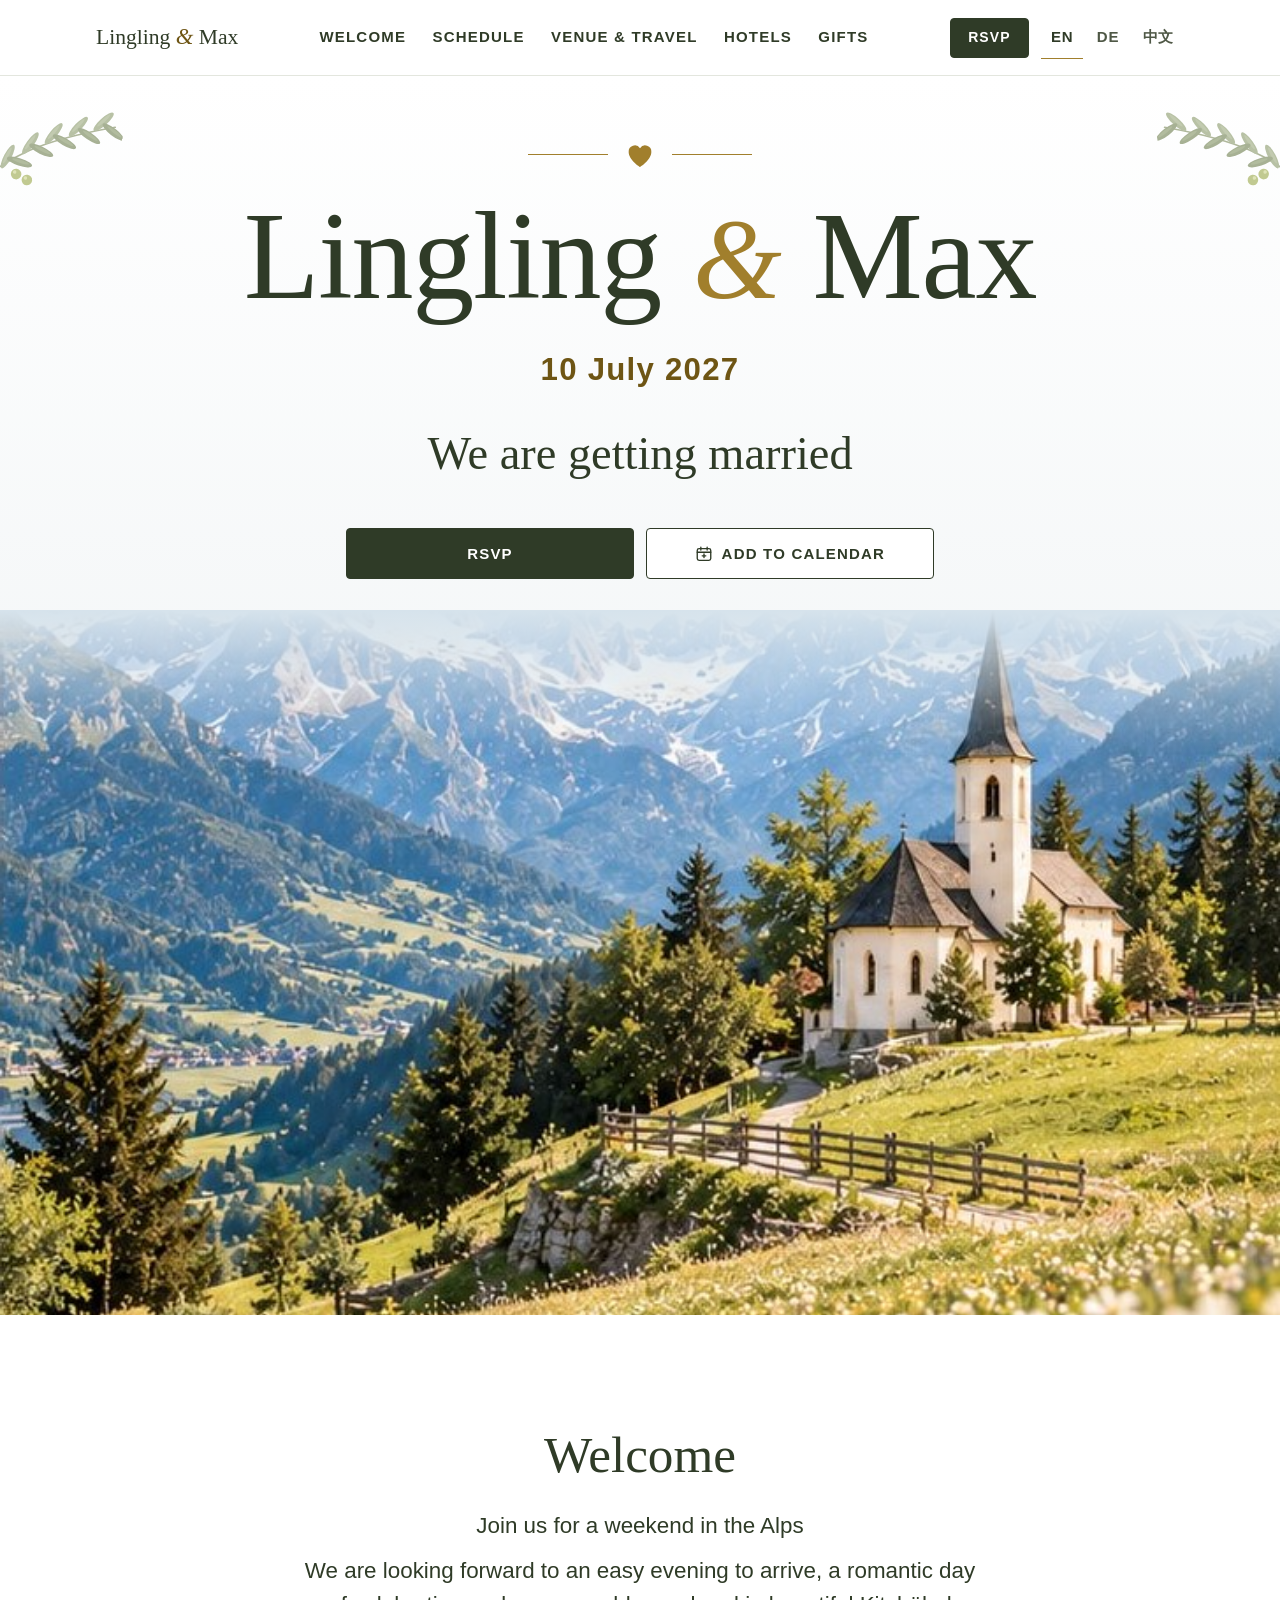
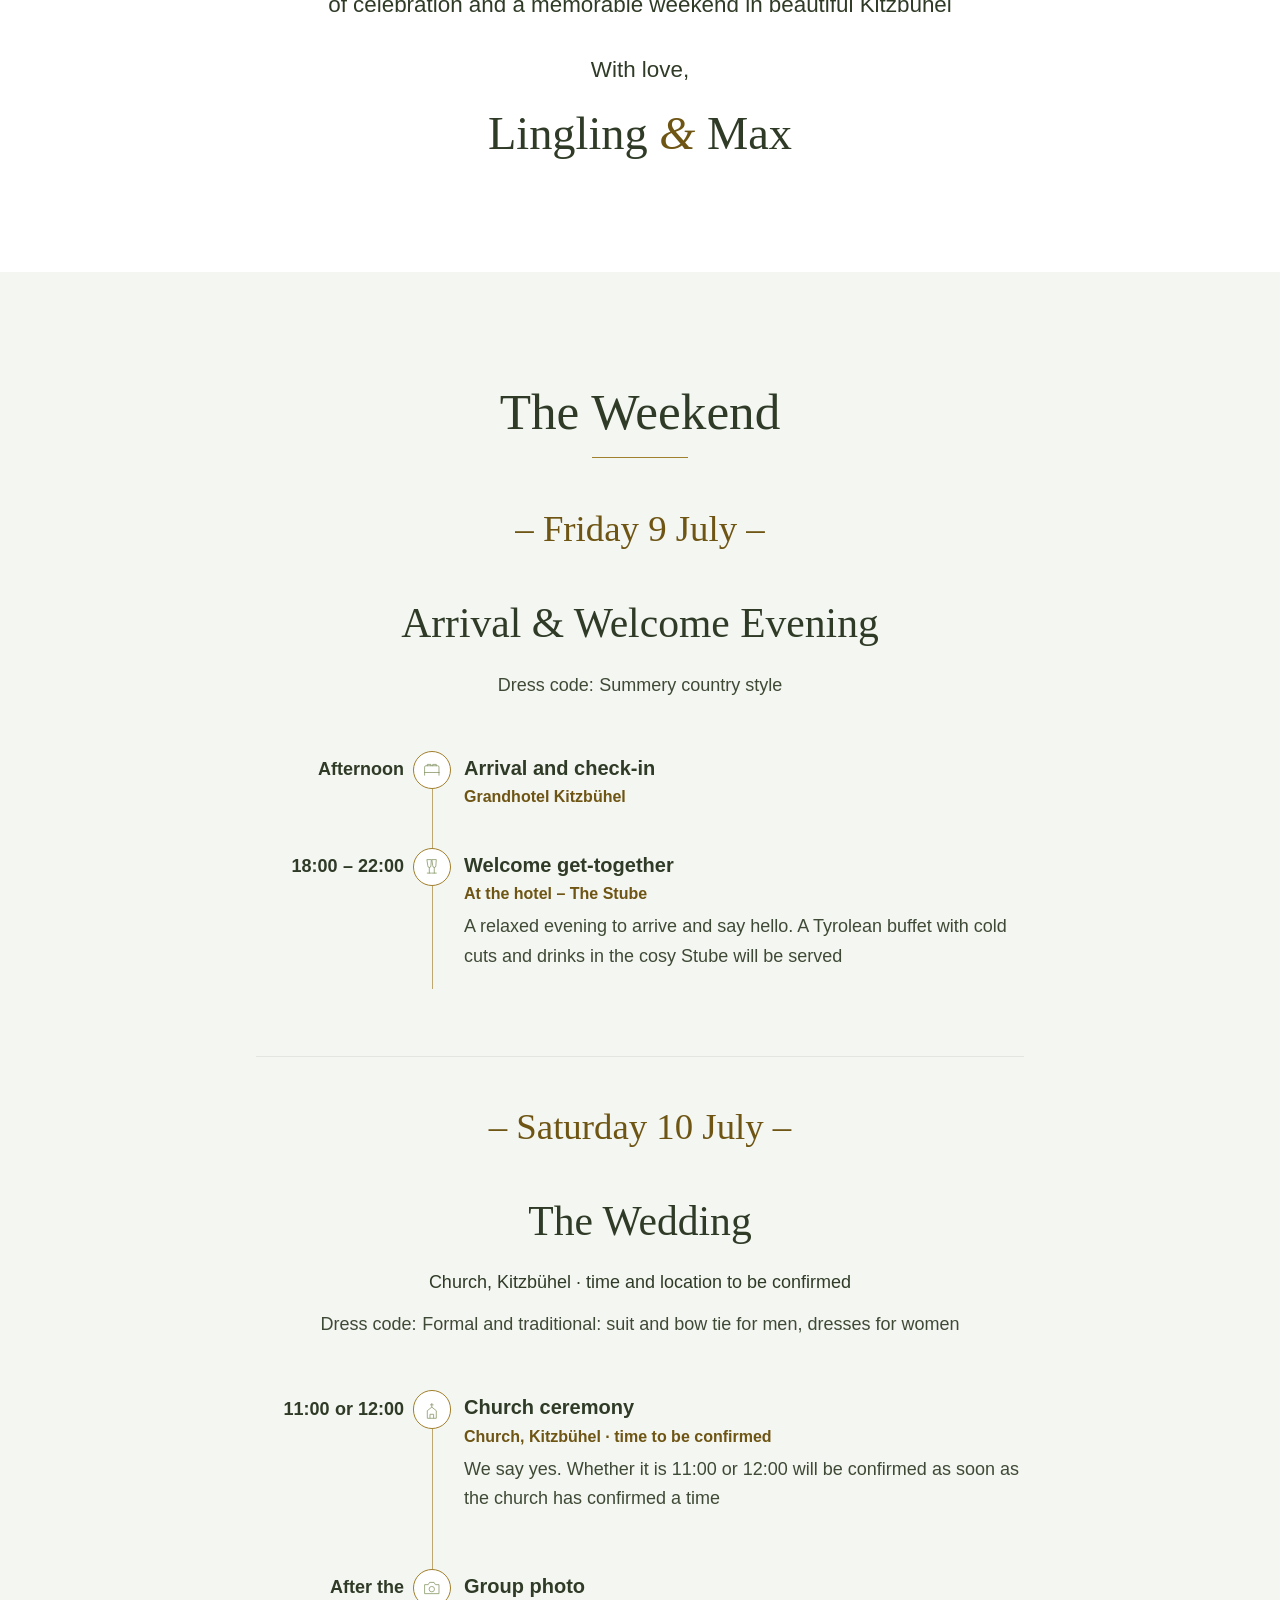
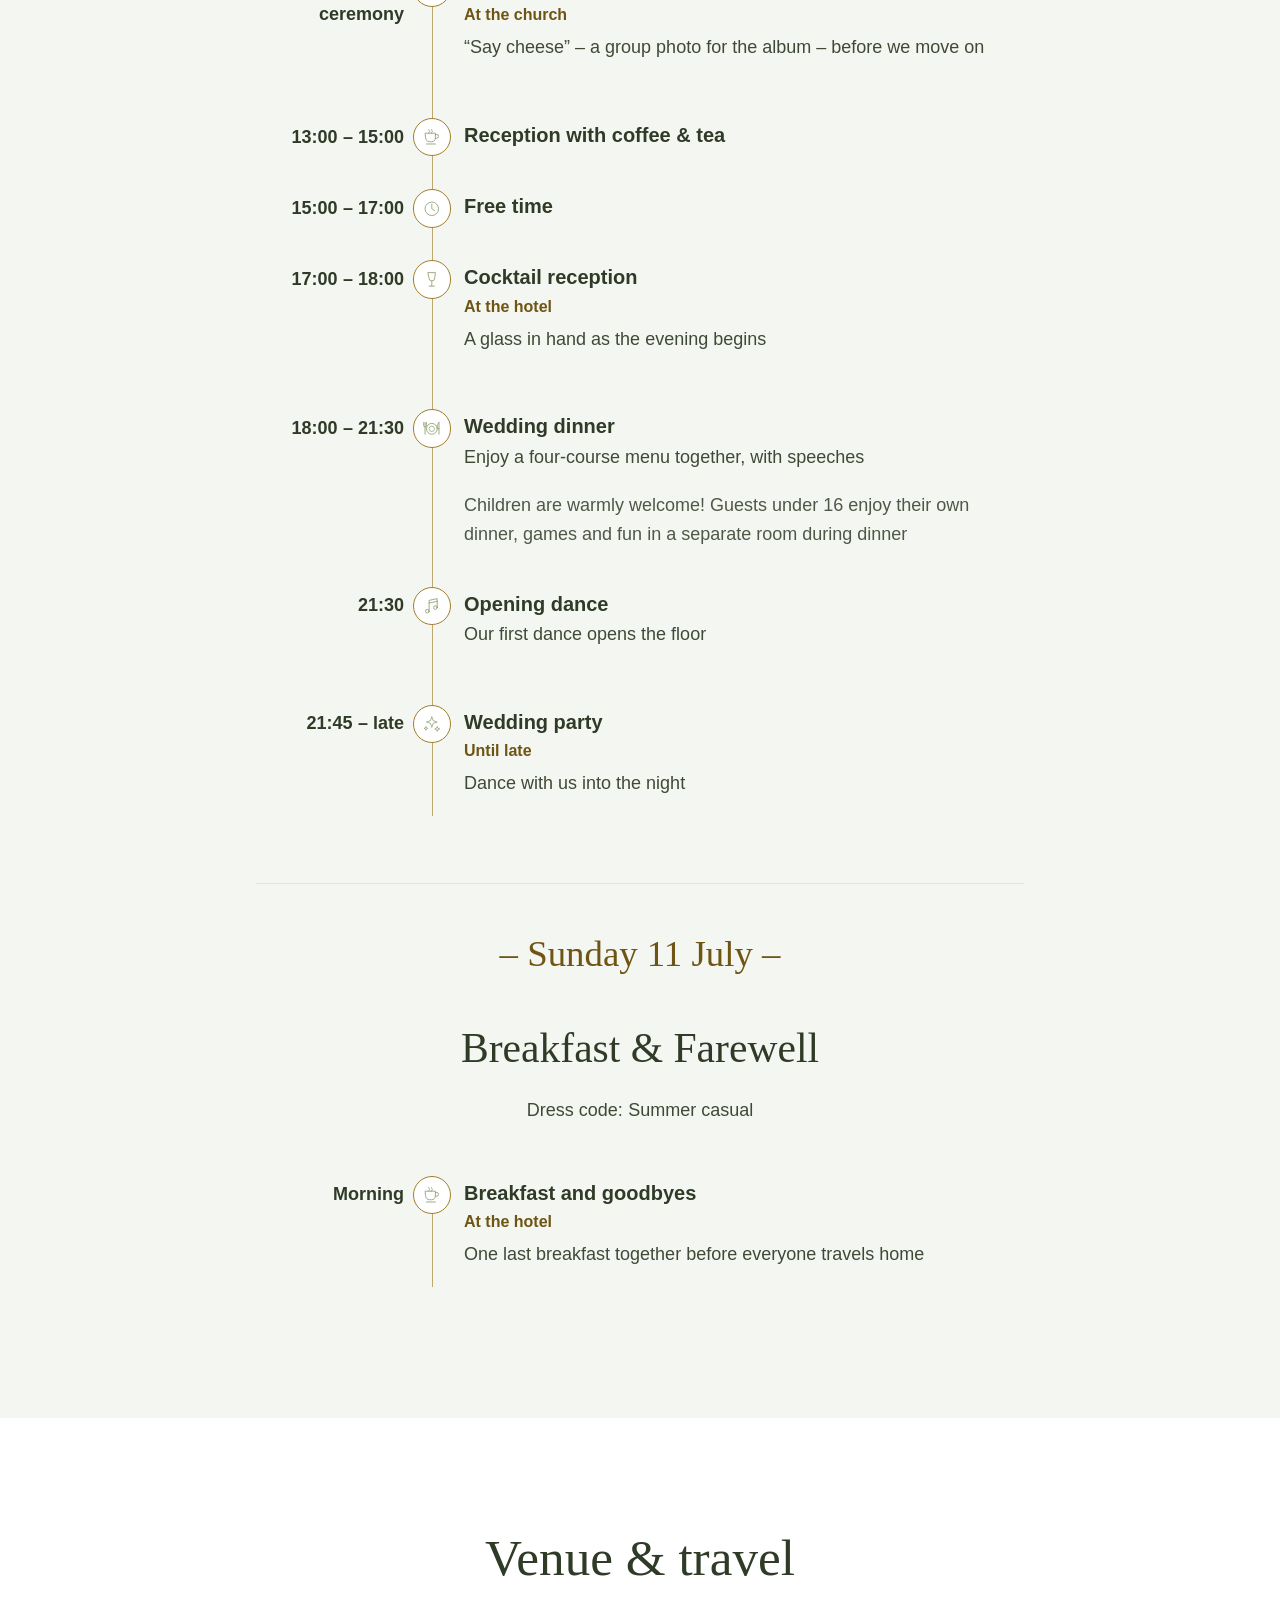
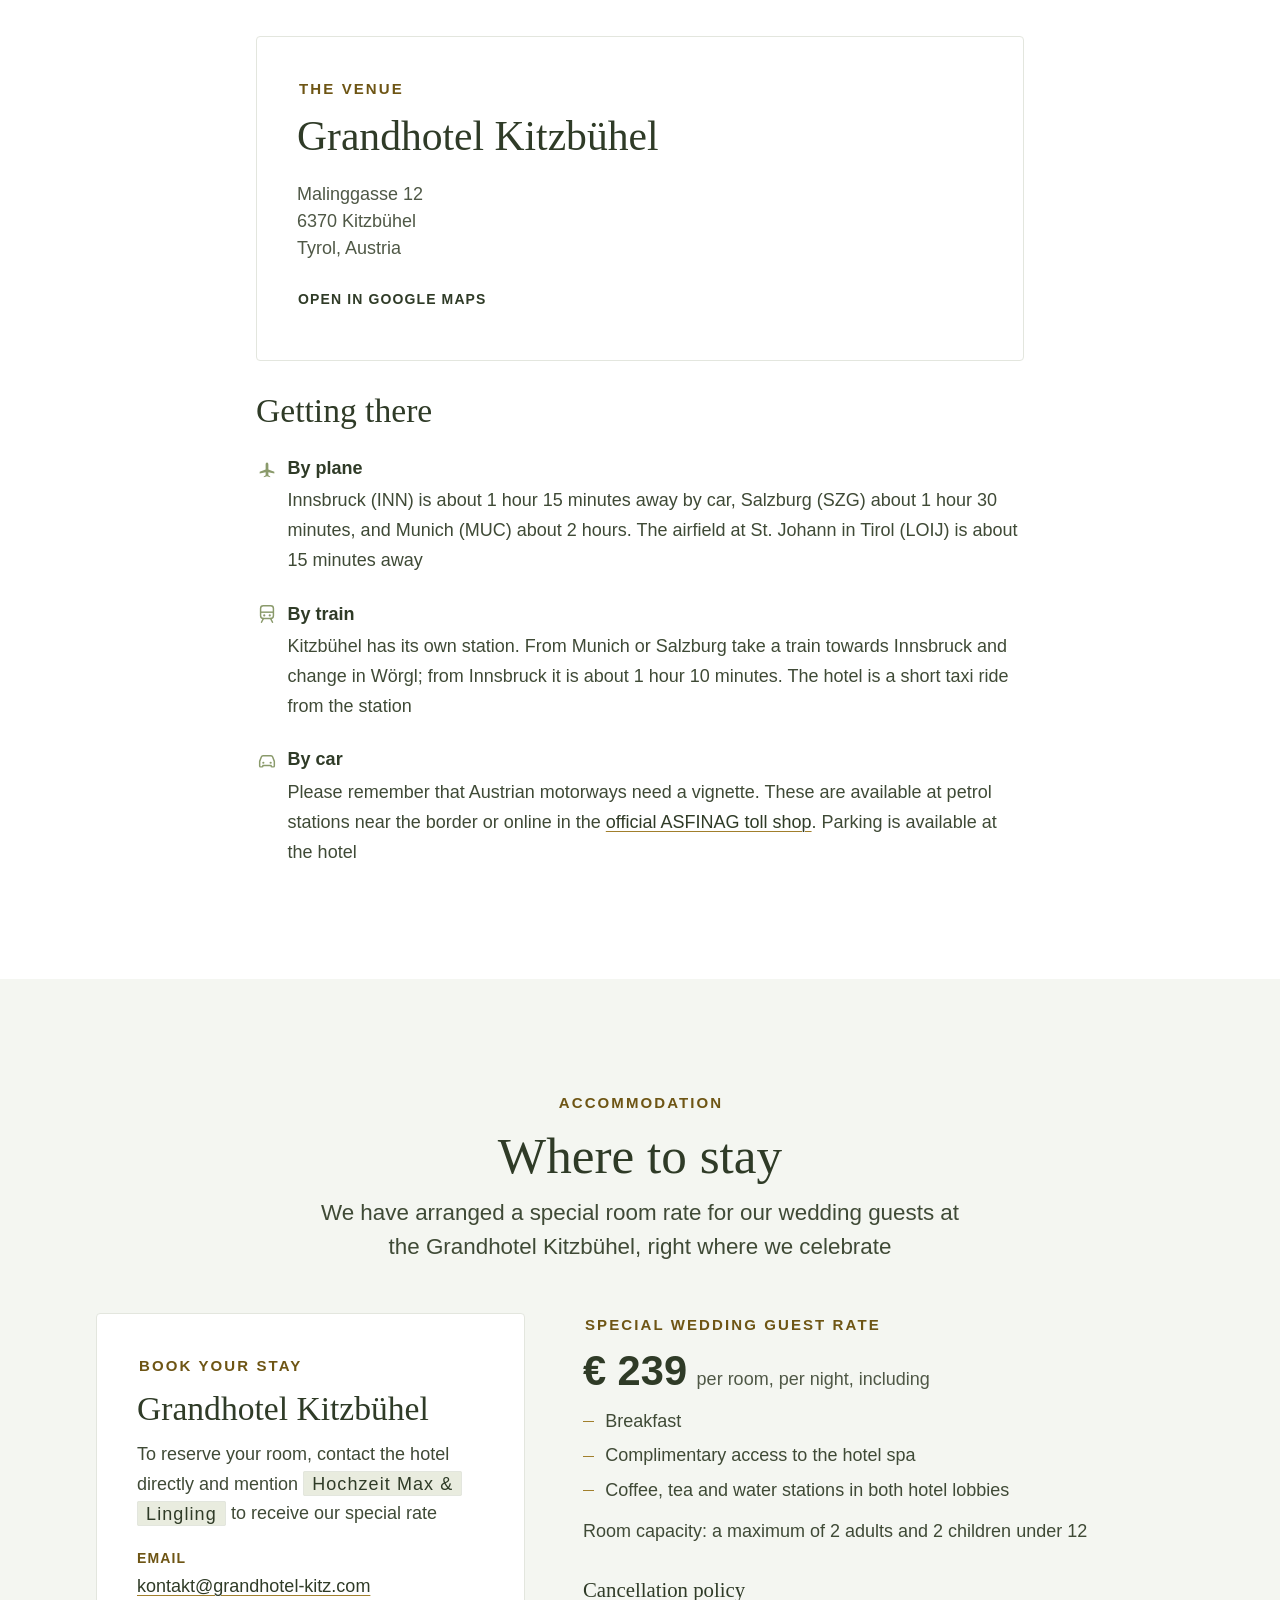
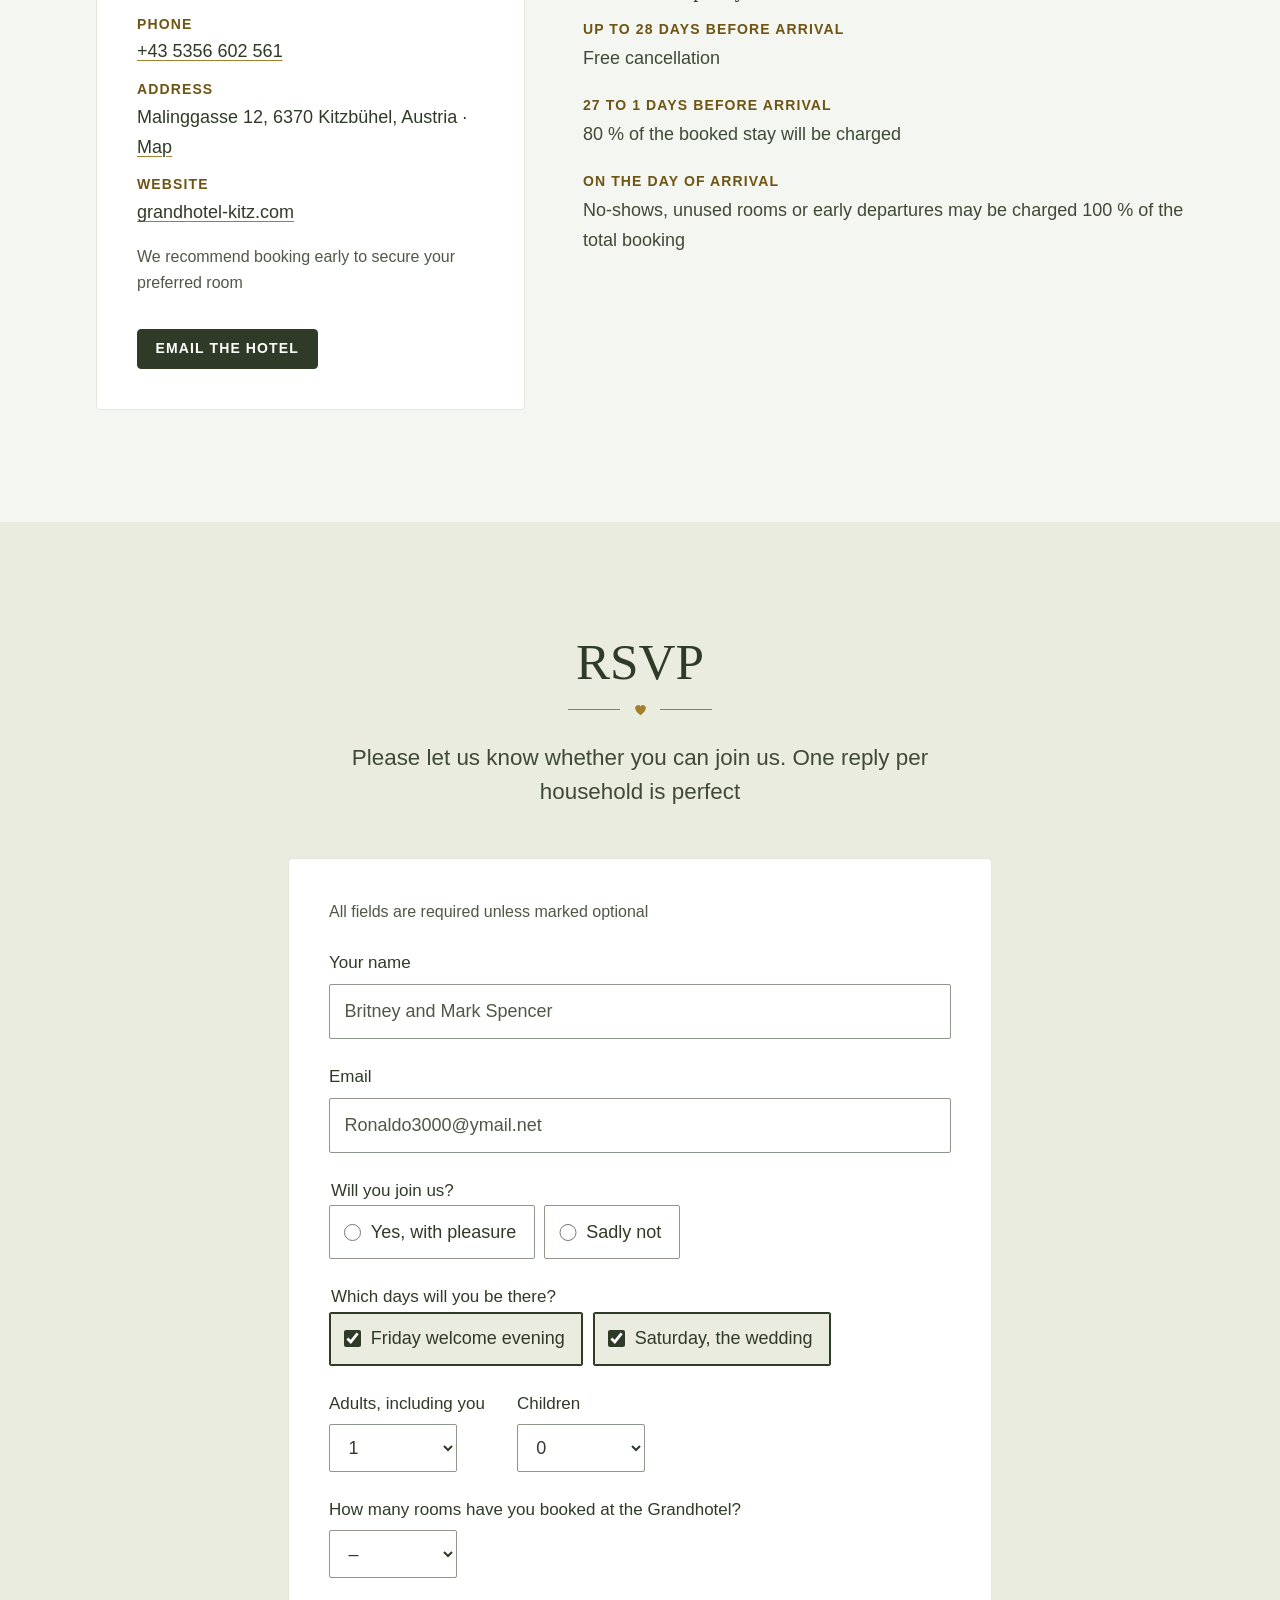
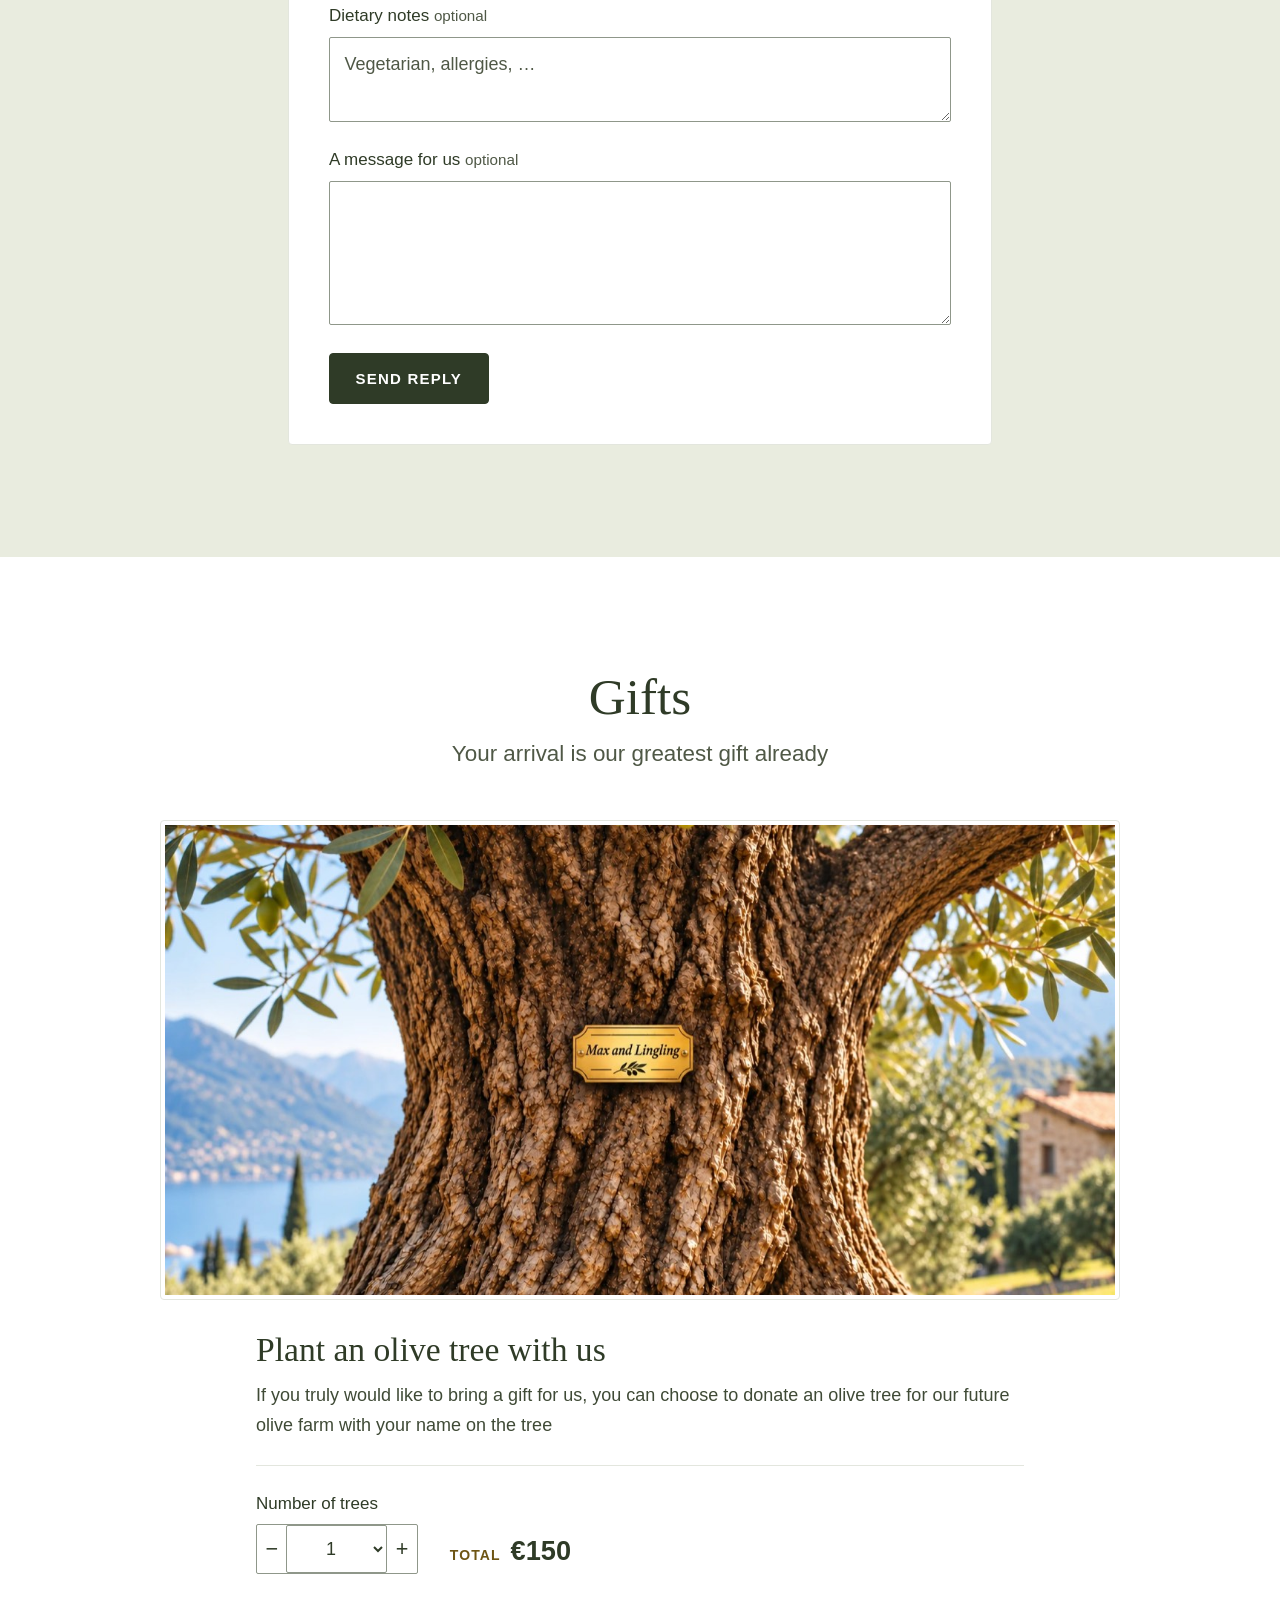
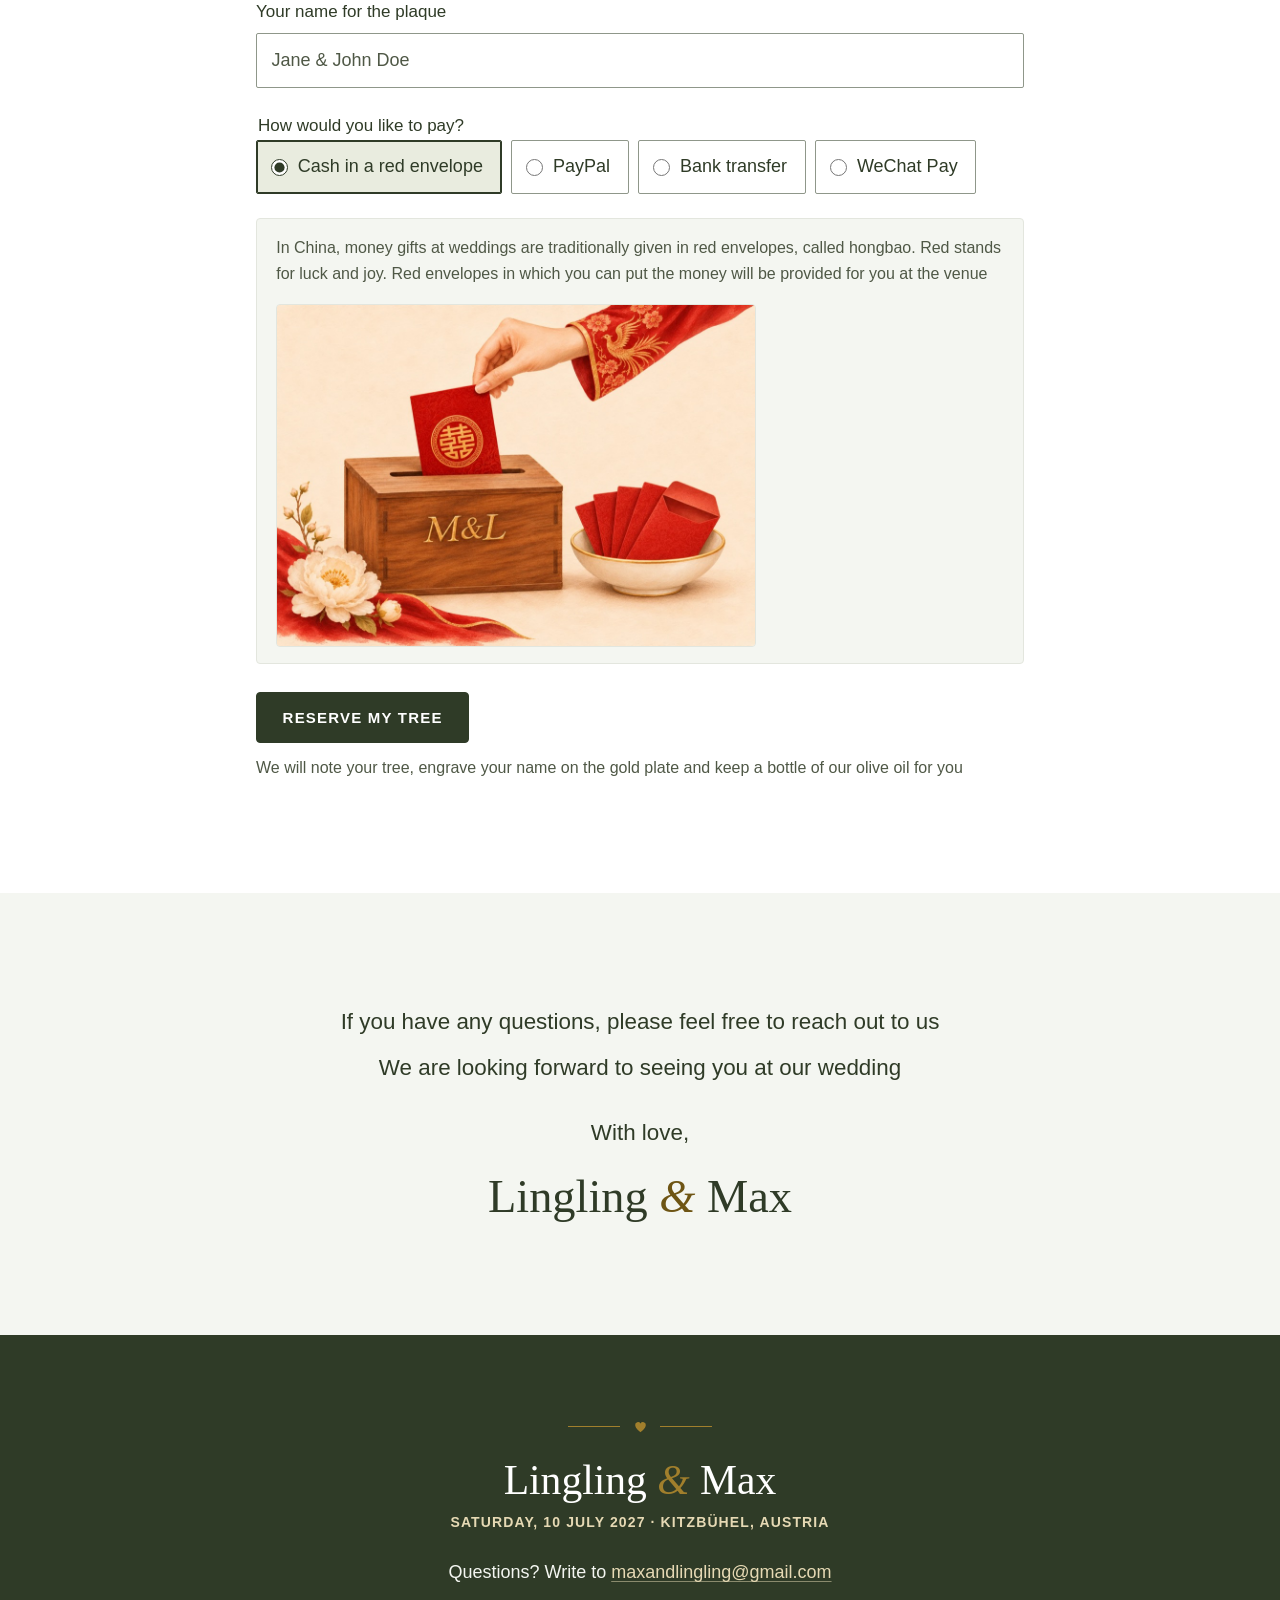
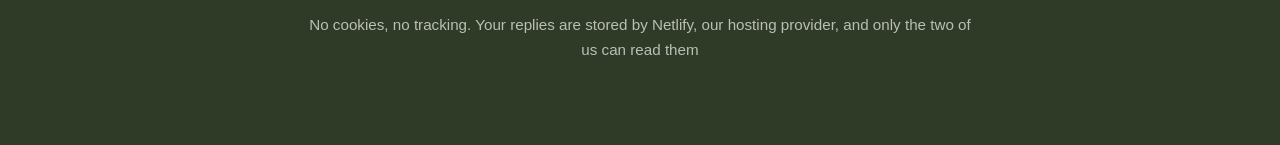
<file: index.html>
<!DOCTYPE html>
<html lang="en" class="no-js">
<head>
  <meta charset="utf-8">
  <meta name="viewport" content="width=device-width, initial-scale=1">
  <title>Lingling &amp; Max — Wedding 2027</title>
  <meta name="description" content="Lingling and Max are getting married on Saturday 10 July 2027 in Kitzbühel, Austria. The weekend schedule, travel, hotel, gifts and RSVP.">
  <meta name="color-scheme" content="only light">
  <meta name="theme-color" content="#ffffff">
  <link rel="canonical" href="https://lingling-and-max.netlify.app/">

  <!-- Social previews -->
  <meta property="og:type" content="website">
  <meta property="og:site_name" content="Lingling &amp; Max">
  <meta property="og:title" content="Lingling &amp; Max — Wedding 2027">
  <meta property="og:description" content="We are getting married on Saturday 10 July 2027 in Kitzbühel. Join us for a weekend in the Alps.">
  <meta property="og:url" content="https://lingling-and-max.netlify.app/">
  <meta property="og:image" content="https://lingling-and-max.netlify.app/images/og-image.jpg">
  <meta property="og:image:type" content="image/jpeg">
  <meta property="og:image:width" content="1200">
  <meta property="og:image:height" content="630">
  <meta property="og:image:alt" content="Lingling &amp; Max — 10 July 2027, Kitzbühel">
  <meta property="og:locale" content="en_GB">
  <meta property="og:locale:alternate" content="de_DE">
  <meta name="twitter:card" content="summary_large_image">
  <meta name="twitter:title" content="Lingling &amp; Max — Wedding 2027">
  <meta name="twitter:description" content="We are getting married on Saturday 10 July 2027 in Kitzbühel. Join us for a weekend in the Alps.">
  <meta name="twitter:image" content="https://lingling-and-max.netlify.app/images/og-image.jpg">

  <link rel="icon" href="images/favicon.png" type="image/png" sizes="32x32">
  <link rel="icon" href="images/favicon.svg" type="image/svg+xml">
  <link rel="apple-touch-icon" href="images/apple-touch-icon.png">

  <script src="js/head.js"></script>
  <link rel="stylesheet" href="css/styles.css">
</head>
<body data-page="home">
<!--
  HOW TO EDIT TEXTS
  Every piece of text appears three times: <span lang="en">English</span><span lang="de">Deutsch</span><span lang="zh-Hans">中文</span>
  (or <p lang="en"> / <p lang="de"> / <p lang="zh-Hans"> for whole paragraphs). Edit all three. Only one is shown at a time.
  Things we still need to confirm are marked with PLACEHOLDER comments.
-->

<a class="skip-link" href="#main"><span lang="en">Skip to content</span><span lang="de">Zum Inhalt springen</span><span lang="zh-Hans">跳到正文</span></a>

<header class="site-header" id="top">
  <div class="site-header__inner">
    <a class="brand" href="#top" aria-label="Lingling and Max, back to top" data-aria-label-de="Lingling und Max, zum Seitenanfang" data-aria-label-zh="Lingling 和 Max，回到顶部">Lingling <span class="amp">&amp;</span> Max</a>

    <a class="btn btn--primary btn--small site-header__rsvp" href="#rsvp"><span lang="en">RSVP</span><span lang="de">RSVP</span><span lang="zh-Hans">回复</span></a>

    <div class="lang-toggle js-only" role="group" aria-label="Language / Sprache / 语言">
      <button type="button" class="lang-toggle__btn" data-set-lang="en" aria-pressed="true">EN</button>
      <button type="button" class="lang-toggle__btn" data-set-lang="de" aria-pressed="false">DE</button>
      <button type="button" class="lang-toggle__btn" data-set-lang="zh" aria-pressed="false">中文</button>
    </div>

    <nav class="site-nav" aria-label="Sections" data-aria-label-de="Abschnitte" data-aria-label-zh="页面导航">
      <ul class="site-nav__list">
        <li><a href="#welcome"><span lang="en">Welcome</span><span lang="de">Willkommen</span><span lang="zh-Hans">欢迎</span></a></li>
        <li><a href="#schedule"><span lang="en">Schedule</span><span lang="de">Ablauf</span><span lang="zh-Hans">流程</span></a></li>
        <li><a href="#venue"><span class="site-nav__long"><span lang="en">Venue &amp; travel</span><span lang="de">Ort &amp; Anreise</span><span lang="zh-Hans">地点与交通</span></span><span class="site-nav__short"><span lang="en">Travel</span><span lang="de">Anreise</span><span lang="zh-Hans">交通</span></span></a></li>
        <li><a href="#hotels"><span lang="en">Hotels</span><span lang="de">Hotels</span><span lang="zh-Hans">酒店</span></a></li>
        <li><a href="#gifts"><span lang="en">Gifts</span><span lang="de">Geschenke</span><span lang="zh-Hans">礼物</span></a></li>
      </ul>
    </nav>
  </div>
</header>

<main id="main">

  <!-- ============================== HERO ============================== -->
  <section class="hero" aria-labelledby="hero-names">
    <!-- PLACEHOLDER: images/hero.jpg is cropped from the invitation card. Replace it with the original photo at full resolution (same file name). -->
    <img class="hero__art" src="images/hero.jpg" alt="" width="728" height="666" fetchpriority="high" decoding="async">
    <img class="hero__olive hero__olive--left" src="images/olive.svg" alt="" width="320" height="240" loading="lazy" decoding="async">
    <img class="hero__olive hero__olive--right" src="images/olive.svg" alt="" width="320" height="240" loading="lazy" decoding="async">
    <div class="hero__content">
      <div class="ornament ornament--large ornament--hero" aria-hidden="true"><span></span><svg viewBox="0 0 24 24" width="15" height="15" aria-hidden="true"><path d="M12 21s-8.5-5.4-8.5-11.3A4.6 4.6 0 0 1 12 7a4.6 4.6 0 0 1 8.5 2.7C20.5 15.6 12 21 12 21z" fill="currentColor"/></svg><span></span></div>
      <h1 class="hero__names" id="hero-names">Lingling <span class="amp">&amp;</span> Max</h1>
      <p class="hero__date"><time datetime="2027-07-10T12:00:00+02:00"><span lang="en">10 July 2027</span><span lang="de">10. Juli 2027</span><span lang="zh-Hans">2027年7月10日</span></time></p>
      <p class="hero__headline"><span lang="en">We are getting married</span><span lang="de">Wir heiraten!</span><span lang="zh-Hans">我们要结婚啦</span></p>
      <div class="hero__actions">
        <a class="btn btn--primary" href="#rsvp"><span lang="en">RSVP</span><span lang="de">Rückmeldung</span><span lang="zh-Hans">回复邀请</span></a>
        <a class="btn btn--ghost" href="lingling-and-max.ics" download="lingling-and-max.ics" id="add-to-calendar">
          <svg class="btn__icon" aria-hidden="true" viewBox="0 0 20 20" width="18" height="18"><rect x="2.5" y="4" width="15" height="13" rx="2" fill="none" stroke="currentColor" stroke-width="1.5"/><path d="M2.5 8h15M6.5 2.5v3M13.5 2.5v3" stroke="currentColor" stroke-width="1.5" stroke-linecap="round"/><path d="M10 10v4M8 12h4" stroke="currentColor" stroke-width="1.5" stroke-linecap="round"/></svg>
          <span lang="en">Add to calendar</span><span lang="de">In den Kalender</span><span lang="zh-Hans">添加到日历</span>
        </a>
      </div>
    </div>
  </section>

  <!-- ============================== WELCOME ============================== -->
  <section class="section section--welcome" id="welcome" aria-labelledby="welcome-title">
    <div class="container container--narrow center">
      <h2 id="welcome-title"><span lang="en">Welcome</span><span lang="de">Willkommen</span><span lang="zh-Hans">欢迎</span></h2>
      <div class="welcome__text">
        <p class="lead" lang="en">Join us for a weekend in the Alps</p>
        <p class="lead" lang="de">Feiert mit uns ein Wochenende in den Alpen</p>
        <p class="lead" lang="zh-Hans">欢迎来阿尔卑斯山和我们共度周末</p>
        <p class="lead" lang="en">We are looking forward to an easy evening to arrive, a romantic day of celebration and a memorable weekend in beautiful Kitzbühel</p>
        <p class="lead" lang="de">Wir freuen uns auf einen entspannten Abend zum Ankommen, einen romantischen Festtag und ein unvergessliches Wochenende im schönen Kitzbühel</p>
        <p class="lead" lang="zh-Hans">我们期待在美丽的基茨比厄尔与大家共度一个轻松的抵达之夜、一个浪漫的庆祝之日和一个难忘的周末</p>
        <p class="welcome__sign"><span class="welcome__love"><span lang="en">With love,</span><span lang="de">Alles Liebe,</span><span lang="zh-Hans">爱你们的，</span></span> Lingling <span class="amp">&amp;</span> Max</p>
      </div>
    </div>
  </section>

  <!-- ============================== SCHEDULE ============================== -->
  <section class="section section--tint" id="schedule" aria-labelledby="schedule-title">
    <div class="container">
      <div class="section__head center">
        <h2 id="schedule-title"><span lang="en">The Weekend</span><span lang="de">Das Wochenende</span><span lang="zh-Hans">婚礼周末</span></h2>
      </div>

      <div class="days" id="schedule-days">

        <!-- Friday -->
        <article class="day" id="friday">
          <header class="day__head">
            <p class="eyebrow eyebrow--date"><span lang="en">Friday 9 July</span><span lang="de">Freitag, 9. Juli</span><span lang="zh-Hans">7月9日 星期五</span></p>
            <h3 class="day__title"><span lang="en">Arrival & Welcome Evening</span><span lang="de">Ankommen & Willkommensabend</span><span lang="zh-Hans">抵达与欢迎之夜</span></h3>
            <p class="dress"><span class="dress__label"><span lang="en">Dress code</span><span lang="de">Dresscode</span><span lang="zh-Hans">着装</span></span> <span lang="en">Summery country style</span><span lang="de">Ländlich-sommerlich</span><span lang="zh-Hans">夏日乡村风格</span></p>
          </header>
          <ol class="timeline">
            <li class="timeline__item">
              <span class="timeline__time timeline__time--word"><span lang="en">Afternoon</span><span lang="de">Nachmittag</span><span lang="zh-Hans">下午</span></span>
              <div class="timeline__body">
                <h4 class="timeline__title"><span lang="en">Arrival and check-in</span><span lang="de">Ankommen und Einchecken</span><span lang="zh-Hans">抵达与入住</span></h4>
                <p class="timeline__place">Grandhotel Kitzbühel</p>
              </div>
              <span class="timeline__icon" aria-hidden="true"><svg viewBox="0 0 48 48"><path d="M8 30V18a3 3 0 0 1 3-3h26a3 3 0 0 1 3 3v12M8 30h32M8 30v6M40 30v6M14 15v-3h8v3M26 15v-3h8v3" fill="none" stroke="currentColor" stroke-width="1.8" stroke-linecap="round" stroke-linejoin="round"/></svg></span>
            </li>
            <li class="timeline__item">
              <span class="timeline__when"><time class="timeline__time" datetime="2027-07-09T18:00:00+02:00">18:00</time><span class="timeline__until">– 22:00</span></span>
              <div class="timeline__body">
                <h4 class="timeline__title"><span lang="en">Welcome get-together</span><span lang="de">Get-together zur Begrüßung</span><span lang="zh-Hans">欢迎聚会</span></h4>
                <p class="timeline__place"><span lang="en">At the hotel – The Stube</span><span lang="de">Im Hotel – Die Stube</span><span lang="zh-Hans">在酒店 – 传统木屋餐厅（Stube）</span></p>
                <p lang="en">A relaxed evening to arrive and say hello. A Tyrolean buffet with cold cuts and drinks in the cosy Stube will be served</p>
                <p lang="de">Ein entspannter Abend zum Ankommen und Hallo sagen. In der gemütlichen Stube gibt es ein Tiroler Buffet mit Aufschnitt und Getränken</p>
                <p lang="zh-Hans">一个轻松的夜晚，大家抵达后互相问候。温馨的传统木屋餐厅（Stube）将供应蒂罗尔风味自助餐，包括冷切肉和饮品</p>
              </div>
              <span class="timeline__icon" aria-hidden="true"><svg viewBox="0 0 48 48"><path d="M14 8h9l-1 14a3.5 3.5 0 0 1-7 0zM18.5 25.5V38M14 38h9M25 8h9l-1 14a3.5 3.5 0 0 1-7 0zM29.5 25.5V38M25 38h9" fill="none" stroke="currentColor" stroke-width="1.8" stroke-linejoin="round" stroke-linecap="round"/></svg></span>
            </li>
          </ol>
        </article>

        <!-- Saturday — PLACEHOLDER: the church still has to confirm 11:00 or 12:00; the church name and where coffee & tea takes place are still open -->
        <article class="day" id="saturday">
          <header class="day__head">
            <p class="eyebrow eyebrow--date"><span lang="en">Saturday 10 July</span><span lang="de">Samstag, 10. Juli</span><span lang="zh-Hans">7月10日 星期六</span></p>
            <h3 class="day__title"><span lang="en">The Wedding</span><span lang="de">Die Hochzeit</span><span lang="zh-Hans">婚礼</span></h3>
            <p class="day__meta">
              <span class="day__time"><span lang="en">Church, Kitzbühel · time and location to be confirmed</span><span lang="de">Kirche, Kitzbühel · Uhrzeit und Ort werden noch bestätigt</span><span lang="zh-Hans">基茨比厄尔教堂 · 时间和地点待确认</span></span>
            </p>
            <p class="dress"><span class="dress__label"><span lang="en">Dress code</span><span lang="de">Dresscode</span><span lang="zh-Hans">着装</span></span> <span lang="en">Formal and traditional: suit and bow tie for men, dresses for women</span><span lang="de">Festlich und traditionell: Anzug und Fliege für die Herren, Kleider für die Damen</span><span lang="zh-Hans">正式传统：男士西装配领结，女士穿礼服裙</span></p>
          </header>
          <ol class="timeline">
            <li class="timeline__item">
              <span class="timeline__when"><time class="timeline__time" datetime="2027-07-10T11:00:00+02:00">11:00</time><span class="timeline__until"><span lang="en">or 12:00</span><span lang="de">oder 12:00</span><span lang="zh-Hans">或 12:00</span></span></span>
              <div class="timeline__body">
                <h4 class="timeline__title"><span lang="en">Church ceremony</span><span lang="de">Kirchliche Trauung</span><span lang="zh-Hans">教堂婚礼仪式</span></h4>
                <p class="timeline__place"><span lang="en">Church, Kitzbühel · time to be confirmed</span><span lang="de">Kirche, Kitzbühel · Uhrzeit wird noch bestätigt</span><span lang="zh-Hans">基茨比厄尔教堂 · 时间待确认</span></p>
                <p lang="en">We say yes. Whether it is 11:00 or 12:00 will be confirmed as soon as the church has confirmed a time</p>
                <p lang="de">Wir sagen Ja. Ob um 11:00 oder 12:00 Uhr, sagen wir euch, sobald die Kirche eine Uhrzeit bestätigt hat</p>
                <p lang="zh-Hans">我们将在这里互道“我愿意”。具体是 11:00 还是 12:00，教堂确认后我们会第一时间通知大家</p>
              </div>
              <span class="timeline__icon" aria-hidden="true"><svg viewBox="0 0 48 48"><path d="M14 42V26l10-8 10 8v16zM20 42v-8h8v8M24 10v8M21 13h6" fill="none" stroke="currentColor" stroke-width="1.8" stroke-linejoin="round" stroke-linecap="round"/></svg></span>
            </li>
            <li class="timeline__item">
              <span class="timeline__time timeline__time--word"><span lang="en">After the ceremony</span><span lang="de">Nach der Trauung</span><span lang="zh-Hans">仪式后</span></span>
              <div class="timeline__body">
                <h4 class="timeline__title"><span lang="en">Group photo</span><span lang="de">Gruppenfoto</span><span lang="zh-Hans">合影</span></h4>
                <p class="timeline__place"><span lang="en">At the church</span><span lang="de">An der Kirche</span><span lang="zh-Hans">教堂前</span></p>
                <p lang="en">“Say cheese” – a group photo for the album – before we move on</p>
                <p lang="de">„Say Cheese“ – ein Gruppenbild fürs Album – bevor es weitergeht</p>
                <p lang="zh-Hans">“茄子！”——拍一张大合影留作纪念，然后继续接下来的安排</p>
              </div>
              <span class="timeline__icon" aria-hidden="true"><svg viewBox="0 0 48 48"><path d="M8 17h8l3-5h10l3 5h8v20H8z" fill="none" stroke="currentColor" stroke-width="1.8" stroke-linejoin="round"/><circle cx="24" cy="27" r="6" fill="none" stroke="currentColor" stroke-width="1.8"/></svg></span>
            </li>
            <li class="timeline__item">
              <span class="timeline__when"><time class="timeline__time" datetime="2027-07-10T13:00:00+02:00">13:00</time><span class="timeline__until">– 15:00</span></span>
              <div class="timeline__body">
                <h4 class="timeline__title"><span lang="en">Reception with coffee &amp; tea</span><span lang="de">Empfang mit Kaffee &amp; Tee</span><span lang="zh-Hans">咖啡与茶招待会</span></h4>
              </div>
              <span class="timeline__icon" aria-hidden="true"><svg viewBox="0 0 48 48"><path d="M10 16h22v10a9 9 0 0 1-9 9h-4a9 9 0 0 1-9-9zM32 19h3a4 4 0 0 1 0 8h-3M12 40h20M17 8c0 2 2 2 2 4s-2 2-2 4M23 8c0 2 2 2 2 4s-2 2-2 4" fill="none" stroke="currentColor" stroke-width="1.8" stroke-linecap="round" stroke-linejoin="round"/></svg></span>
            </li>
            <li class="timeline__item">
              <span class="timeline__when"><time class="timeline__time" datetime="2027-07-10T15:00:00+02:00">15:00</time><span class="timeline__until">– 17:00</span></span>
              <div class="timeline__body">
                <h4 class="timeline__title"><span lang="en">Free time</span><span lang="de">Freie Zeit</span><span lang="zh-Hans">自由活动</span></h4>
              </div>
              <span class="timeline__icon" aria-hidden="true"><svg viewBox="0 0 48 48"><circle cx="24" cy="24" r="15" fill="none" stroke="currentColor" stroke-width="1.8"/><path d="M24 14v10l6 4" fill="none" stroke="currentColor" stroke-width="1.8" stroke-linecap="round" stroke-linejoin="round"/></svg></span>
            </li>
            <li class="timeline__item">
              <span class="timeline__when"><time class="timeline__time" datetime="2027-07-10T17:00:00+02:00">17:00</time><span class="timeline__until">– 18:00</span></span>
              <div class="timeline__body">
                <h4 class="timeline__title"><span lang="en">Cocktail reception</span><span lang="de">Cocktailempfang</span><span lang="zh-Hans">鸡尾酒会</span></h4>
                <p class="timeline__place"><span lang="en">At the hotel</span><span lang="de">Im Hotel</span><span lang="zh-Hans">在酒店</span></p>
                <p lang="en">A glass in hand as the evening begins</p>
                <p lang="de">Ein Glas in der Hand, während der Abend beginnt</p>
                <p lang="zh-Hans">举起酒杯，迎接夜晚的到来</p>
              </div>
              <span class="timeline__icon" aria-hidden="true"><svg viewBox="0 0 48 48"><path d="M16 8h16l-1.5 12a6.5 6.5 0 0 1-13 0zM24 27v11M18 38h12" fill="none" stroke="currentColor" stroke-width="1.8" stroke-linejoin="round" stroke-linecap="round"/></svg></span>
            </li>
            <li class="timeline__item">
              <span class="timeline__when"><time class="timeline__time" datetime="2027-07-10T18:00:00+02:00">18:00</time><span class="timeline__until">– 21:30</span></span>
              <div class="timeline__body">
                <h4 class="timeline__title"><span lang="en">Wedding dinner</span><span lang="de">Hochzeitsessen</span><span lang="zh-Hans">婚宴</span></h4>
                <p lang="en">Enjoy a four-course menu together, with speeches</p>
                <p lang="de">Gemeinsam genießen wir ein Vier-Gänge-Menü, dazu gibt es Reden</p>
                <p lang="zh-Hans">一同享用四道菜的晚宴，席间有致辞</p>
                <p class="note"><span lang="en">Children are warmly welcome! Guests under 16 enjoy their own dinner, games and fun in a separate room during dinner</span><span lang="de">Kinder sind herzlich willkommen! Gäste unter 16 bekommen während des Abendessens ihr eigenes Essen, Spiele und Spaß in einem separaten Raum</span><span lang="zh-Hans">热烈欢迎孩子们！晚宴期间，16 岁以下的小宾客将在单独的房间里享用专属晚餐，还有游戏和娱乐活动</span></p>
              </div>
              <span class="timeline__icon" aria-hidden="true"><svg viewBox="0 0 48 48"><circle cx="24" cy="24" r="12" fill="none" stroke="currentColor" stroke-width="1.8"/><circle cx="24" cy="24" r="6" fill="none" stroke="currentColor" stroke-width="1.5"/><path d="M9 10v26M6 10v7a3 3 0 0 0 6 0v-7M40 10v26M40 10c-3 2-4 6-4 10v4h4" fill="none" stroke="currentColor" stroke-width="1.8" stroke-linecap="round" stroke-linejoin="round"/></svg></span>
            </li>
            <li class="timeline__item">
              <time class="timeline__time" datetime="2027-07-10T21:30:00+02:00">21:30</time>
              <div class="timeline__body">
                <h4 class="timeline__title"><span lang="en">Opening dance</span><span lang="de">Eröffnungstanz</span><span lang="zh-Hans">开场舞</span></h4>
                <p lang="en">Our first dance opens the floor</p>
                <p lang="de">Unser erster Tanz eröffnet die Tanzfläche</p>
                <p lang="zh-Hans">我们的第一支舞，为舞会拉开序幕</p>
              </div>
              <span class="timeline__icon" aria-hidden="true"><svg viewBox="0 0 48 48"><path d="M18 36a4 4 0 1 1-8 0 4 4 0 0 1 8 0zM18 36V12l18-4v20M36 28a4 4 0 1 1-8 0 4 4 0 0 1 8 0zM18 18l18-4" fill="none" stroke="currentColor" stroke-width="1.8" stroke-linejoin="round" stroke-linecap="round"/></svg></span>
            </li>
            <li class="timeline__item">
              <span class="timeline__when"><time class="timeline__time" datetime="2027-07-10T21:45:00+02:00">21:45</time><span class="timeline__until"><span lang="en">– late</span><span lang="de">– bis spät</span><span lang="zh-Hans">– 深夜</span></span></span>
              <div class="timeline__body">
                <h4 class="timeline__title"><span lang="en">Wedding party</span><span lang="de">Hochzeitsparty</span><span lang="zh-Hans">婚礼派对</span></h4>
                <p class="timeline__place"><span lang="en">Until late</span><span lang="de">Bis spät in die Nacht</span><span lang="zh-Hans">直到深夜</span></p>
                <p lang="en">Dance with us into the night</p>
                <p lang="de">Tanzt mit uns in die Nacht</p>
                <p lang="zh-Hans">和我们一起跳到深夜</p>
              </div>
              <span class="timeline__icon" aria-hidden="true"><svg viewBox="0 0 48 48"><path d="M24 8l3 9 9 3-9 3-3 9-3-9-9-3 9-3zM36 30l1.5 4 4 1.5-4 1.5-1.5 4-1.5-4-4-1.5 4-1.5zM11 30l1.2 3 3 1.2-3 1.2-1.2 3-1.2-3-3-1.2 3-1.2z" fill="none" stroke="currentColor" stroke-width="1.6" stroke-linejoin="round"/></svg></span>
            </li>
          </ol>
        </article>

        <!-- Sunday -->
        <article class="day" id="sunday">
          <header class="day__head">
            <p class="eyebrow eyebrow--date"><span lang="en">Sunday 11 July</span><span lang="de">Sonntag, 11. Juli</span><span lang="zh-Hans">7月11日 星期日</span></p>
            <h3 class="day__title"><span lang="en">Breakfast & Farewell</span><span lang="de">Frühstück & Abschied</span><span lang="zh-Hans">早餐与告别</span></h3>
            <p class="dress"><span class="dress__label"><span lang="en">Dress code</span><span lang="de">Dresscode</span><span lang="zh-Hans">着装</span></span> <span lang="en">Summer casual</span><span lang="de">Sommerlich-lässig</span><span lang="zh-Hans">夏日休闲装</span></p>
          </header>
          <ol class="timeline">
            <li class="timeline__item">
              <span class="timeline__time timeline__time--word"><span lang="en">Morning</span><span lang="de">Vormittag</span><span lang="zh-Hans">上午</span></span>
              <div class="timeline__body">
                <h4 class="timeline__title"><span lang="en">Breakfast and goodbyes</span><span lang="de">Frühstück und Abschied</span><span lang="zh-Hans">早餐与道别</span></h4>
                <p class="timeline__place"><span lang="en">At the hotel</span><span lang="de">Im Hotel</span><span lang="zh-Hans">在酒店</span></p>
                <p lang="en">One last breakfast together before everyone travels home</p>
                <p lang="de">Ein letztes gemeinsames Frühstück, bevor alle nach Hause fahren</p>
                <p lang="zh-Hans">大家各自踏上归途前，最后一次共进早餐</p>
              </div>
              <span class="timeline__icon" aria-hidden="true"><svg viewBox="0 0 48 48"><path d="M10 16h22v10a9 9 0 0 1-9 9h-4a9 9 0 0 1-9-9zM32 19h3a4 4 0 0 1 0 8h-3M12 40h20M17 8c0 2 2 2 2 4s-2 2-2 4M23 8c0 2 2 2 2 4s-2 2-2 4" fill="none" stroke="currentColor" stroke-width="1.8" stroke-linecap="round" stroke-linejoin="round"/></svg></span>
            </li>
          </ol>
        </article>
      </div>
    </div>
  </section>

  <!-- ============================== VENUE & TRAVEL ============================== -->
  <section class="section section--venue" id="venue" aria-labelledby="venue-title">
    <div class="container">
      <div class="section__head center">
        <h2 id="venue-title"><span lang="en">Venue &amp; travel</span><span lang="de">Ort &amp; Anreise</span><span lang="zh-Hans">地点与交通</span></h2>
      </div>

      <div class="venue">
        <div class="venue__card panel">
          <p class="eyebrow"><span lang="en">The venue</span><span lang="de">Der Ort</span><span lang="zh-Hans">婚礼地点</span></p>
          <h3 class="venue__name">Grandhotel Kitzbühel</h3>
          <p class="address">Malinggasse 12<br>6370 Kitzbühel<br><span lang="en">Tyrol, Austria</span><span lang="de">Tirol, Österreich</span><span lang="zh-Hans">奥地利蒂罗尔州</span></p>
          <p class="venue__links">
            <a class="btn btn--small" href="https://www.google.com/maps/search/?api=1&amp;query=Grandhotel+Kitzb%C3%BChel%2C+Malinggasse+12%2C+6370+Kitzb%C3%BChel" target="_blank" rel="noopener"><span lang="en">Open in Google Maps</span><span lang="de">In Google Maps öffnen</span><span lang="zh-Hans">在 Google 地图中打开</span></a>
          </p>
        </div>

        <div class="travel">
          <h3 class="travel__title"><span lang="en">Getting there</span><span lang="de">Anreise</span><span lang="zh-Hans">如何抵达</span></h3>
          <!-- PLACEHOLDER: travel times are approximate; parking still to be confirmed -->
          <dl class="travel__list">
            <div class="travel__item">
              <dt><svg class="travel__icon" aria-hidden="true" viewBox="0 0 24 24" width="22" height="22"><path d="M10.5 13.5 4 16v2l6.5-1.5V20l-2 1.2V22l3.5-1 3.5 1v-.8l-2-1.2v-3.5L20 18v-2l-6.5-2.5V8.2c0-1.3-.6-2.2-1.5-2.2s-1.5.9-1.5 2.2z" fill="currentColor"/></svg><span lang="en">By plane</span><span lang="de">Mit dem Flugzeug</span><span lang="zh-Hans">乘飞机</span></dt>
              <dd><span lang="en">Innsbruck (INN) is about 1 hour 15 minutes away by car, Salzburg (SZG) about 1 hour 30 minutes, and Munich (MUC) about 2 hours. The airfield at St. Johann in Tirol (LOIJ) is about 15 minutes away</span><span lang="de">Innsbruck (INN) liegt etwa 1 Stunde 15 Minuten mit dem Auto entfernt, Salzburg (SZG) etwa 1 Stunde 30 Minuten und München (MUC) etwa 2 Stunden. Der Flugplatz St. Johann in Tirol (LOIJ) liegt etwa 15 Minuten entfernt</span><span lang="zh-Hans">因斯布鲁克机场（INN）距基茨比厄尔约 1 小时 15 分钟车程，萨尔茨堡机场（SZG）约 1 小时 30 分钟，慕尼黑机场（MUC）约 2 小时。蒂罗尔州圣约翰（St. Johann in Tirol）的小型机场（LOIJ）约 15 分钟车程</span></dd>
            </div>
            <div class="travel__item">
              <dt><svg class="travel__icon" aria-hidden="true" viewBox="0 0 24 24" width="22" height="22"><rect x="5" y="3" width="14" height="14" rx="3" fill="none" stroke="currentColor" stroke-width="1.6"/><path d="M5 10h14" stroke="currentColor" stroke-width="1.6"/><circle cx="9" cy="13.5" r="1.2" fill="currentColor"/><circle cx="15" cy="13.5" r="1.2" fill="currentColor"/><path d="M8 17l-2 4M16 17l2 4" stroke="currentColor" stroke-width="1.6" stroke-linecap="round"/></svg><span lang="en">By train</span><span lang="de">Mit der Bahn</span><span lang="zh-Hans">乘火车</span></dt>
              <dd><span lang="en">Kitzbühel has its own station. From Munich or Salzburg take a train towards Innsbruck and change in Wörgl; from Innsbruck it is about 1 hour 10 minutes. The hotel is a short taxi ride from the station</span><span lang="de">Kitzbühel hat einen eigenen Bahnhof. Von München oder Salzburg mit dem Zug Richtung Innsbruck und in Wörgl umsteigen; von Innsbruck sind es etwa 1 Stunde 10 Minuten. Vom Bahnhof ist das Hotel eine kurze Taxifahrt entfernt</span><span lang="zh-Hans">基茨比厄尔（Kitzbühel）有自己的火车站。从慕尼黑或萨尔茨堡乘坐开往因斯布鲁克（Innsbruck）方向的火车，在沃格尔（Wörgl）换乘；从因斯布鲁克出发约 1 小时 10 分钟。从车站到酒店乘出租车只需几分钟</span></dd>
            </div>
            <div class="travel__item">
              <dt><svg class="travel__icon" aria-hidden="true" viewBox="0 0 24 24" width="22" height="22"><path d="M4 13.5 5.8 8.6A2 2 0 0 1 7.7 7.3h8.6a2 2 0 0 1 1.9 1.3L20 13.5v5a1 1 0 0 1-1 1h-1.5a1 1 0 0 1-1-1V18h-9v.5a1 1 0 0 1-1 1H5a1 1 0 0 1-1-1z" fill="none" stroke="currentColor" stroke-width="1.6" stroke-linejoin="round"/><circle cx="8" cy="15" r="1.2" fill="currentColor"/><circle cx="16" cy="15" r="1.2" fill="currentColor"/></svg><span lang="en">By car</span><span lang="de">Mit dem Auto</span><span lang="zh-Hans">自驾</span></dt>
              <dd><span lang="en">Please remember that Austrian motorways need a vignette. These are available at petrol stations near the border or online in the <a href="https://shop.asfinag.at/en/" target="_blank" rel="noopener">official ASFINAG toll shop</a>. Parking is available at the hotel</span><span lang="de">Denkt bitte daran, dass ihr für Österreichs Autobahnen eine Vignette braucht. Sie ist an Tankstellen nahe der Grenze oder online im <a href="https://shop.asfinag.at/de/" target="_blank" rel="noopener">offiziellen ASFINAG-Mautshop</a> erhältlich. Parkplätze gibt es am Hotel</span><span lang="zh-Hans">请注意，在奥地利高速公路行驶需要购买高速通行贴（Vignette）。可在边境附近的加油站购买，也可在 <a href="https://shop.asfinag.at/en/" target="_blank" rel="noopener">ASFINAG 官方网店</a>购买。酒店提供停车位</span></dd>
            </div>
          </dl>
        </div>
      </div>
    </div>
  </section>

  <!-- ============================== HOTELS ============================== -->
  <section class="section section--tint" id="hotels" aria-labelledby="hotels-title">
    <div class="container">
      <div class="section__head center">
        <p class="eyebrow"><span lang="en">Accommodation</span><span lang="de">Unterkunft</span><span lang="zh-Hans">住宿</span></p>
        <h2 id="hotels-title"><span lang="en">Where to stay</span><span lang="de">Übernachten</span><span lang="zh-Hans">住宿安排</span></h2>
        <p class="lead" lang="en">We have arranged a special room rate for our wedding guests at the Grandhotel Kitzbühel, right where we celebrate</p>
        <p class="lead" lang="de">Für unsere Hochzeitsgäste haben wir im Grandhotel Kitzbühel einen Sonderpreis vereinbart – genau dort, wo wir feiern</p>
        <p class="lead" lang="zh-Hans">我们为婚礼宾客在 Grandhotel Kitzbühel 安排了特别房价，这里也正是我们举办庆祝活动的地方</p>
      </div>

      <div class="stay">
        <div class="stay__book panel">
          <p class="eyebrow"><span lang="en">Book your stay</span><span lang="de">Zimmer buchen</span><span lang="zh-Hans">预订房间</span></p>
          <h3 class="stay__title">Grandhotel Kitzbühel</h3>
          <p lang="en">To reserve your room, contact the hotel directly and mention <span class="stay__code">Hochzeit Max &amp; Lingling</span> to receive our special rate</p>
          <p lang="de">Für eure Reservierung wendet euch bitte direkt an das Hotel und nennt das Stichwort <span class="stay__code">Hochzeit Max &amp; Lingling</span>, um unseren Sonderpreis zu erhalten</p>
          <p lang="zh-Hans">请直接联系酒店预订房间，并注明 <span class="stay__code">Hochzeit Max &amp; Lingling</span>（Max 与 Lingling 的婚礼），即可享受婚礼宾客特别房价</p>
          <dl class="stay__list">
            <div class="stay__row">
              <dt><span lang="en">Email</span><span lang="de">E-Mail</span><span lang="zh-Hans">电子邮件</span></dt>
              <dd><a href="mailto:kontakt@grandhotel-kitz.com?subject=Hochzeit%20Max%20%26%20Lingling">kontakt@grandhotel-kitz.com</a></dd>
            </div>
            <div class="stay__row">
              <dt><span lang="en">Phone</span><span lang="de">Telefon</span><span lang="zh-Hans">电话</span></dt>
              <dd><a href="tel:+435356602561">+43 5356 602 561</a></dd>
            </div>
            <div class="stay__row">
              <dt><span lang="en">Address</span><span lang="de">Adresse</span><span lang="zh-Hans">地址</span></dt>
              <dd>Malinggasse 12, 6370 Kitzbühel<span lang="en">, Austria</span><span lang="de">, Österreich</span><span lang="zh-Hans">，奥地利</span> · <a href="https://www.google.com/maps/search/?api=1&amp;query=Grandhotel+Kitzb%C3%BChel%2C+Malinggasse+12%2C+6370+Kitzb%C3%BChel" target="_blank" rel="noopener"><span lang="en">Map</span><span lang="de">Karte</span><span lang="zh-Hans">地图</span></a></dd>
            </div>
            <div class="stay__row">
              <dt><span lang="en">Website</span><span lang="de">Website</span><span lang="zh-Hans">网站</span></dt>
              <dd><a href="https://www.grandhotel-kitz.com/" target="_blank" rel="noopener">grandhotel-kitz.com</a></dd>
            </div>
          </dl>
          <p class="note"><span lang="en">We recommend booking early to secure your preferred room</span><span lang="de">Wir empfehlen, früh zu buchen, um euer Wunschzimmer zu sichern</span><span lang="zh-Hans">建议尽早预订，以确保订到心仪的房间</span></p>
          <a class="btn btn--primary btn--small" href="mailto:kontakt@grandhotel-kitz.com?subject=Hochzeit%20Max%20%26%20Lingling"><span lang="en">Email the hotel</span><span lang="de">Dem Hotel schreiben</span><span lang="zh-Hans">给酒店发邮件</span></a>
        </div>

        <div class="stay__rate">
          <p class="eyebrow"><span lang="en">Special wedding guest rate</span><span lang="de">Sonderpreis für Hochzeitsgäste</span><span lang="zh-Hans">婚礼宾客特别房价</span></p>
          <p class="stay__price"><strong class="stay__amount">€ 239</strong> <span class="stay__per"><span lang="en">per room, per night, including</span><span lang="de">pro Zimmer und Nacht, inklusive</span><span lang="zh-Hans">每间每晚，包含</span></span></p>
          <ul class="stay__included">
            <li><span lang="en">Breakfast</span><span lang="de">Frühstück</span><span lang="zh-Hans">早餐</span></li>
            <li><span lang="en">Complimentary access to the hotel spa</span><span lang="de">Freier Zugang zum Hotel-Spa</span><span lang="zh-Hans">免费使用酒店水疗中心</span></li>
            <li><span lang="en">Coffee, tea and water stations in both hotel lobbies</span><span lang="de">Kaffee-, Tee- und Wasserstationen in beiden Hotellobbys</span><span lang="zh-Hans">酒店的两个大堂均提供咖啡、茶和饮用水</span></li>
          </ul>
          <p class="stay__capacity"><span lang="en">Room capacity: a maximum of 2 adults and 2 children under 12</span><span lang="de">Belegung: maximal 2 Erwachsene und 2 Kinder unter 12 Jahren</span><span lang="zh-Hans">入住人数：每间最多 2 位成人和 2 位 12 岁以下儿童</span></p>

          <h4 class="stay__subtitle"><span lang="en">Cancellation policy</span><span lang="de">Stornobedingungen</span><span lang="zh-Hans">取消政策</span></h4>
          <dl class="stay__list stay__policy">
            <div class="stay__row">
              <dt><span lang="en">Up to 28 days before arrival</span><span lang="de">Bis 28 Tage vor Anreise</span><span lang="zh-Hans">抵达前 28 天及更早</span></dt>
              <dd><span lang="en">Free cancellation</span><span lang="de">Kostenlose Stornierung</span><span lang="zh-Hans">免费取消</span></dd>
            </div>
            <div class="stay__row">
              <dt><span lang="en">27 to 1 days before arrival</span><span lang="de">27 bis 1 Tag vor Anreise</span><span lang="zh-Hans">抵达前 27 天至 1 天</span></dt>
              <dd><span lang="en">80 % of the booked stay will be charged</span><span lang="de">80 % des gebuchten Aufenthalts werden berechnet</span><span lang="zh-Hans">收取所订住宿费用的 80%</span></dd>
            </div>
            <div class="stay__row">
              <dt><span lang="en">On the day of arrival</span><span lang="de">Am Anreisetag</span><span lang="zh-Hans">抵达当日</span></dt>
              <dd><span lang="en">No-shows, unused rooms or early departures may be charged 100 % of the total booking</span><span lang="de">Bei Nichtanreise, nicht genutzten Zimmern oder vorzeitiger Abreise können 100 % der Buchung berechnet werden</span><span lang="zh-Hans">未入住、未使用的房间或提前退房，可能按预订总额的 100% 收费</span></dd>
            </div>
          </dl>
        </div>
      </div>
    </div>
  </section>

  <!-- ============================== RSVP ============================== -->
  <section class="section section--sage" id="rsvp" aria-labelledby="rsvp-title">
    <div class="container container--narrow">
      <div class="section__head center">
        <h2 id="rsvp-title"><span lang="en">RSVP</span><span lang="de">Rückmeldung</span><span lang="zh-Hans">回复邀请</span></h2>
        <div class="ornament" aria-hidden="true"><span></span><svg viewBox="0 0 24 24" width="15" height="15" aria-hidden="true"><path d="M12 21s-8.5-5.4-8.5-11.3A4.6 4.6 0 0 1 12 7a4.6 4.6 0 0 1 8.5 2.7C20.5 15.6 12 21 12 21z" fill="currentColor"/></svg><span></span></div>
        <p class="lead" lang="en">Please let us know whether you can join us. One reply per household is perfect</p>
        <p class="lead" lang="de">Bitte sagt uns, ob ihr dabei seid. Eine Antwort pro Haushalt genügt</p>
        <p class="lead" lang="zh-Hans">请告诉我们您是否能来。每户回复一次即可</p>
      </div>

      <form class="form panel" name="rsvp" method="POST" action="/thanks.html" data-netlify="true" netlify-honeypot="bot-field">
        <input type="hidden" name="form-name" value="rsvp">
        <input type="hidden" name="lang" value="en">
        <p class="form__intro"><span lang="en">All fields are required unless marked optional</span><span lang="de">Alle Felder sind Pflichtfelder, sofern nicht als optional markiert</span><span lang="zh-Hans">除标注为选填的项目外，其余均为必填</span></p>
        <p class="form__honeypot" aria-hidden="true">
          <label>Leave this field empty: <input name="bot-field" tabindex="-1" autocomplete="off"></label>
        </p>

        <div class="form__row">
          <label class="form__label" for="rsvp-name"><span lang="en">Your name</span><span lang="de">Name</span><span lang="zh-Hans">您的姓名</span></label>
          <input class="form__input" id="rsvp-name" name="name" type="text" required autocomplete="name" autocapitalize="words" spellcheck="false" placeholder="Britney and Mark Spencer" data-placeholder-de="Chantall und Cevin Meyer" data-placeholder-zh="张三 &amp; 李四">
        </div>

        <div class="form__row">
          <label class="form__label" for="rsvp-email"><span lang="en">Email</span><span lang="de">E-Mail</span><span lang="zh-Hans">电子邮箱</span></label>
          <input class="form__input" id="rsvp-email" name="email" type="email" required autocomplete="email" placeholder="Ronaldo3000@ymail.net" data-placeholder-de="Mausilein63@gmx.de" data-placeholder-zh="you@example.com">
        </div>

        <fieldset class="form__row form__fieldset">
          <legend class="form__label"><span lang="en">Will you join us?</span><span lang="de">Seid ihr dabei?</span><span lang="zh-Hans">您能来吗？</span></legend>
          <div class="form__choices">
            <label class="choice"><input type="radio" name="attending" value="yes" id="rsvp-yes" required><span class="choice__text"><span lang="en">Yes, with pleasure</span><span lang="de">Ja, sehr gern</span><span lang="zh-Hans">能，非常乐意</span></span></label>
            <label class="choice"><input type="radio" name="attending" value="no" id="rsvp-no"><span class="choice__text"><span lang="en">Sadly not</span><span lang="de">Leider nicht</span><span lang="zh-Hans">很遗憾，不能</span></span></label>
          </div>
        </fieldset>

        <fieldset class="form__row form__fieldset form__row--attending">
          <legend class="form__label"><span lang="en">Which days will you be there?</span><span lang="de">An welchen Tagen seid ihr dabei?</span><span lang="zh-Hans">您会参加哪几天？</span></legend>
          <div class="form__choices">
            <label class="choice"><input type="checkbox" name="days" value="friday" checked><span class="choice__text"><span lang="en">Friday welcome evening</span><span lang="de">Freitag, Willkommensabend</span><span lang="zh-Hans">周五欢迎聚会</span></span></label>
            <label class="choice"><input type="checkbox" name="days" value="saturday" checked><span class="choice__text"><span lang="en">Saturday, the wedding</span><span lang="de">Samstag, die Hochzeit</span><span lang="zh-Hans">周六婚礼</span></span></label>
          </div>
        </fieldset>

        <div class="form__pair form__row--attending">
          <div class="form__row">
            <label class="form__label" for="rsvp-adults"><span lang="en">Adults, including you</span><span lang="de">Erwachsene, euch eingeschlossen</span><span lang="zh-Hans">成人人数（包括您本人）</span></label>
            <select class="form__input" id="rsvp-adults" name="adults">
              <option value="1" selected>1</option>
              <option value="2">2</option>
              <option value="3">3</option>
              <option value="4">4</option>
              <option value="5">5</option>
              <option value="6">6</option>
            </select>
          </div>
          <div class="form__row">
            <label class="form__label" for="rsvp-children"><span lang="en">Children</span><span lang="de">Kinder</span><span lang="zh-Hans">儿童人数</span></label>
            <select class="form__input" id="rsvp-children" name="children">
              <option value="0" selected>0</option>
              <option value="1">1</option>
              <option value="2">2</option>
              <option value="3">3</option>
              <option value="4">4</option>
              <option value="5">5</option>
              <option value="6">6</option>
            </select>
          </div>
        </div>

        <div class="form__row form__row--attending">
          <label class="form__label" for="rsvp-rooms"><span lang="en">How many rooms have you booked at the Grandhotel?</span><span lang="de">Wie viele Zimmer habt ihr im Grandhotel gebucht?</span><span lang="zh-Hans">您在 Grandhotel 预订了几间房？</span></label>
          <select class="form__input" id="rsvp-rooms" name="rooms">
            <option value="" selected>–</option>
            <option value="0">0</option>
            <option value="1">1</option>
            <option value="2">2</option>
            <option value="3">3</option>
            <option value="4">4</option>
            <option value="5">5</option>
          </select>
        </div>

        <div class="form__row form__row--attending">
          <label class="form__label" for="rsvp-dietary"><span lang="en">Dietary notes</span><span lang="de">Ernährung &amp; Unverträglichkeiten</span><span lang="zh-Hans">饮食需求</span> <span class="form__optional"><span lang="en">optional</span><span lang="de">optional</span><span lang="zh-Hans">选填</span></span></label>
          <textarea class="form__input" id="rsvp-dietary" name="dietary" rows="2" placeholder="Vegetarian, allergies, …" data-placeholder-de="Vegetarisch, Allergien, …" data-placeholder-zh="素食、过敏等"></textarea>
        </div>

        <div class="form__row">
          <label class="form__label" for="rsvp-message"><span lang="en">A message for us</span><span lang="de">Eine Nachricht an uns</span><span lang="zh-Hans">想对我们说的话</span> <span class="form__optional"><span lang="en">optional</span><span lang="de">optional</span><span lang="zh-Hans">选填</span></span></label>
          <textarea class="form__input" id="rsvp-message" name="message" rows="4"></textarea>
        </div>

        <div class="form__actions">
          <button class="btn btn--primary" type="submit"><span class="btn__label"><span lang="en">Send reply</span><span lang="de">Antwort senden</span><span lang="zh-Hans">发送回复</span></span><span class="btn__busy" hidden><span lang="en">Sending…</span><span lang="de">Wird gesendet…</span><span lang="zh-Hans">发送中……</span></span></button>
        </div>
      </form>
    </div>
  </section>
  <!-- ============================== GIFTS ============================== -->
  <section class="section section--gifts" id="gifts" aria-labelledby="gifts-title">
    <div class="container">
      <div class="section__head center">
        <h2 id="gifts-title"><span lang="en">Gifts</span><span lang="de">Geschenke</span><span lang="zh-Hans">礼物</span></h2>
        <p class="lead lead--quote" lang="en">Your arrival is our greatest gift already</p>
        <p class="lead lead--quote" lang="de">Eure Anwesenheit ist schon unser größtes Geschenk</p>
        <p class="lead lead--quote" lang="zh-Hans">您的到来，已是给我们最好的礼物</p>
      </div>
      <!-- The BIC was derived from the IBAN (N26). PayPal: paypal.me/maxandlingling, the profile shows "Maximilian Jaeger". -->
      <div class="olive">
        <div class="olive__art">
          <img src="images/olive-gift.jpg" alt="The trunk of an old olive tree with a small gold plaque reading Max and Lingling, a lake and mountains behind it" data-alt-de="Der Stamm eines alten Olivenbaums mit einem kleinen goldenen Schild mit der Aufschrift Max and Lingling, dahinter ein See und Berge" data-alt-zh="一棵老橄榄树的树干，上面挂着写有 Max and Lingling 的金色小铭牌，背景是湖泊和群山" width="1280" height="853" loading="lazy" decoding="async">
        </div>
        <div class="olive__body">
          <h3 class="olive__title"><span lang="en">Plant an olive tree with us</span><span lang="de">Pflanzt mit uns einen Olivenbaum</span><span lang="zh-Hans">和我们一起种一棵橄榄树</span></h3>
          <p lang="en">If you truly would like to bring a gift for us, you can choose to donate an olive tree for our future olive farm with your name on the tree</p>
          <p lang="de">Wenn ihr uns wirklich etwas schenken möchtet, könnt ihr einen Olivenbaum für unseren zukünftigen Olivenhain spenden – mit eurem Namen am Baum</p>
          <p lang="zh-Hans">如果您真的想送我们一份礼物，可以为我们未来的橄榄园捐赠一棵橄榄树，树上会挂上您的名字</p>

          <form class="olive-form" name="olive-trees" method="POST" action="/thanks-trees.html" data-netlify="true" netlify-honeypot="bot-field" data-price="150">
            <input type="hidden" name="form-name" value="olive-trees">
            <span class="visually-hidden" role="status" data-copy-status></span>
            <input type="hidden" name="lang" value="en">
            <p class="form__honeypot" aria-hidden="true">
              <label>Leave this field empty: <input name="bot-field" tabindex="-1" autocomplete="off"></label>
            </p>

            <div class="olive-form__pick">
              <div class="form__row">
                <label class="form__label" for="tree-count"><span lang="en">Number of trees</span><span lang="de">Anzahl Bäume</span><span lang="zh-Hans">树的数量</span></label>
                <div class="stepper">
                  <button class="stepper__btn js-only" type="button" data-step="-1" aria-label="One tree fewer" data-aria-label-de="Ein Baum weniger" data-aria-label-zh="少一棵树">−</button>
                  <select class="form__input stepper__select" id="tree-count" name="trees"><option value="1" selected>1</option><option value="2">2</option><option value="3">3</option><option value="4">4</option><option value="5">5</option><option value="6">6</option><option value="7">7</option><option value="8">8</option><option value="9">9</option><option value="10">10</option></select>
                  <button class="stepper__btn js-only" type="button" data-step="1" aria-label="One tree more" data-aria-label-de="Ein Baum mehr" data-aria-label-zh="多一棵树">+</button>
                </div>
              </div>
              <p class="olive-form__total" role="status"><span class="olive-form__total-label"><span lang="en">Total</span><span lang="de">Gesamt</span><span lang="zh-Hans">合计</span></span> <strong data-total>€150</strong> <span class="olive-form__per" data-per-tree><span lang="en">€150 per tree</span><span lang="de">150 € pro Baum</span><span lang="zh-Hans">每棵 150 欧元</span></span></p>
            </div>
            <input type="hidden" name="total" value="">

            <div class="form__row">
              <label class="form__label" for="tree-name"><span lang="en">Your name for the plaque</span><span lang="de">Euer Name für das Schild</span><span lang="zh-Hans">刻在铭牌上的名字</span></label>
              <input class="form__input" id="tree-name" name="name" type="text" required autocomplete="name" autocapitalize="words" spellcheck="false" placeholder="Jane &amp; John Doe" data-placeholder-de="Erika &amp; Max Mustermann" data-placeholder-zh="张三 &amp; 李四">
            </div>

            <fieldset class="form__row form__fieldset">
              <legend class="form__label"><span lang="en">How would you like to pay?</span><span lang="de">Wie möchtet ihr bezahlen?</span><span lang="zh-Hans">您想如何支付？</span></legend>
              <div class="form__choices">
                <label class="choice"><input type="radio" name="payment" value="cash" id="pay-cash" checked><span class="choice__text"><span lang="en">Cash in a red envelope</span><span lang="de">Bargeld im roten Umschlag</span><span lang="zh-Hans">现金红包</span></span></label>
                <label class="choice"><input type="radio" name="payment" value="paypal" id="pay-paypal"><span class="choice__text">PayPal</span></label>
                <label class="choice"><input type="radio" name="payment" value="bank-transfer" id="pay-transfer"><span class="choice__text"><span lang="en">Bank transfer</span><span lang="de">Überweisung</span><span lang="zh-Hans">银行转账</span></span></label>
                <label class="choice"><input type="radio" name="payment" value="wechat" id="pay-wechat"><span class="choice__text"><span lang="en">WeChat Pay</span><span lang="de">WeChat Pay</span><span lang="zh-Hans">微信支付</span></span></label>
              </div>
            </fieldset>

            <div class="pay pay--cash">
              <p class="pay__hint"><span lang="en">In China, money gifts at weddings are traditionally given in red envelopes, called hongbao. Red stands for luck and joy. Red envelopes in which you can put the money will be provided for you at the venue</span><span lang="de">In China werden Geldgeschenke zur Hochzeit traditionell in roten Umschlägen überreicht, den sogenannten Hongbao. Rot steht dabei für Glück und Freude. Rote Umschläge, in die ihr das Geld stecken könnt, liegen vor Ort für euch bereit</span><span lang="zh-Hans">按照中国传统，婚礼礼金通常装在红包里，红色象征喜庆和好运。我们会在婚礼现场为您准备好红包，您可以把现金放进去</span></p>
              <img class="pay__picture" src="images/red-envelope.jpg" alt="A hand drops a red envelope into a wooden box marked M&amp;L, with more red envelopes waiting in a bowl beside it" data-alt-de="Eine Hand steckt einen roten Umschlag in eine Holzbox mit der Aufschrift M&amp;L, daneben liegen weitere rote Umschläge in einer Schale" data-alt-zh="一只手把红包投进刻有 M&amp;L 的木盒，旁边的碗里放着更多红包" width="1000" height="714" loading="lazy" decoding="async">
            </div>
            <div class="pay pay--paypal">
              <div class="pay__grid">
                <div class="pay__main">
                  <a class="btn btn--primary" data-paypal="https://paypal.me/maxandlingling" href="https://paypal.me/maxandlingling" target="_blank" rel="noopener"><span lang="en">Pay with PayPal</span><span lang="de">Mit PayPal bezahlen</span><span lang="zh-Hans">用 PayPal 支付</span></a>
                  <p class="pay__hint"><span class="js-only"><span lang="en">The amount is pre-filled when you open the link. </span><span lang="de">Der Betrag ist vorausgefüllt. </span><span lang="zh-Hans">打开链接后，金额会自动填好。</span></span><span lang="en">Please add “Olive tree – your name” as the note</span><span lang="de">Bitte „Olivenbaum – euer Name“ als Nachricht angeben</span><span lang="zh-Hans">请在备注中写上“Olive tree – 您的名字”</span></p>
                  <p class="pay__hint pay__alt"><span lang="en">Or send it in the PayPal app to</span><span lang="de">Oder sendet den Betrag in der PayPal-App an</span><span lang="zh-Hans">或在 PayPal App 中付款至</span> <span class="pay__email" data-copy-value="paypal-email">maxandlingling@gmail.com</span> <button class="copy js-only" type="button" data-copy="paypal-email"><span class="copy__label"><span lang="en">Copy</span><span lang="de">Kopieren</span><span lang="zh-Hans">复制</span></span><span class="copy__done" hidden><span lang="en">Copied</span><span lang="de">Kopiert</span><span lang="zh-Hans">已复制</span></span></button></p>
                </div>
                <figure class="bank__qr pay__qr">
                  <img src="images/paypal-qr.png" alt="QR code that opens the PayPal of Lingling and Max" data-alt-de="QR-Code, der das PayPal von Lingling und Max öffnet" data-alt-zh="Lingling 和 Max 的 PayPal 收款二维码" width="176" height="176" loading="lazy" decoding="async">
                  <figcaption><span lang="en">Or scan this code with the PayPal app or a phone camera and enter the amount there</span><span lang="de">Oder diesen Code mit der PayPal-App oder der Handykamera scannen und den Betrag dort eingeben</span><span lang="zh-Hans">也可以用 PayPal App 或手机相机扫描此二维码，然后在打开的页面中输入金额</span></figcaption>
                </figure>
              </div>
            </div>
            <div class="pay pay--transfer">
              <div class="pay__grid">
                <dl class="bank" data-holder="Maximilian Jaeger" data-iban="DE32 1001 1001 2527 9424 28" data-bic="NTSBDEB1XXX">
                  <div class="bank__row"><dt><span lang="en">Account holder</span><span lang="de">Kontoinhaber</span><span lang="zh-Hans">收款人</span></dt><dd><span data-copy-value="holder">Maximilian Jaeger</span></dd></div>
                  <div class="bank__row"><dt>IBAN</dt><dd class="iban-box"><span class="iban-mask"><span aria-hidden="true">DE32 •••• •••• •••• •••• 28</span><span class="visually-hidden"><span lang="en">hidden</span><span lang="de">verborgen</span><span lang="zh-Hans">已隐藏</span></span></span><span class="iban-full" id="iban-full" data-copy-value="iban">DE32 1001 1001 2527 9424 28</span> <button class="copy js-only iban-toggle" type="button" aria-expanded="false" aria-controls="iban-full"><span class="iban-show"><span lang="en">Show IBAN</span><span lang="de">IBAN anzeigen</span><span lang="zh-Hans">显示 IBAN</span></span><span class="iban-hide"><span lang="en">Hide IBAN</span><span lang="de">IBAN verbergen</span><span lang="zh-Hans">隐藏 IBAN</span></span></button> <button class="copy js-only iban-extra" type="button" data-copy="iban"><span class="copy__label"><span lang="en">Copy</span><span lang="de">Kopieren</span><span lang="zh-Hans">复制</span></span><span class="copy__done" hidden><span lang="en">Copied</span><span lang="de">Kopiert</span><span lang="zh-Hans">已复制</span></span></button></dd></div>
                  <div class="bank__row"><dt>BIC</dt><dd><span data-copy-value="bic">NTSBDEB1XXX</span></dd></div>
                  <div class="bank__row"><dt><span lang="en">Amount</span><span lang="de">Betrag</span><span lang="zh-Hans">金额</span></dt><dd><span data-total>€150</span></dd></div>
                  <div class="bank__row"><dt><span lang="en">Reference</span><span lang="de">Verwendungszweck</span><span lang="zh-Hans">转账附言</span></dt><dd><span data-copy-value="reference" data-reference>Olive tree for Lingling &amp; Max</span> <button class="copy js-only" type="button" data-copy="reference"><span class="copy__label"><span lang="en">Copy</span><span lang="de">Kopieren</span><span lang="zh-Hans">复制</span></span><span class="copy__done" hidden><span lang="en">Copied</span><span lang="de">Kopiert</span><span lang="zh-Hans">已复制</span></span></button></dd></div>
                </dl>
                <figure class="bank__qr js-only">
                  <canvas id="epc-qr" width="164" height="164" role="img" aria-label="QR code for the SEPA transfer" data-aria-label-de="QR-Code für die SEPA-Überweisung" data-aria-label-zh="SEPA 转账二维码"></canvas>
                  <figcaption><span lang="en">On a computer? Scan this with your banking app to pre-fill the transfer</span><span lang="de">Am Computer? Mit der Banking-App scannen – die Überweisung ist dann schon ausgefüllt</span><span lang="zh-Hans">正在用电脑浏览？请用手机银行 App 扫描此码，转账信息会自动填好</span></figcaption>
                </figure>
              </div>
            </div>
            <div class="pay pay--wechat">
              <div class="pay__grid">
                <div class="pay__main">
                  <p class="pay__hint"><span lang="en">Scan the code with WeChat and send the equivalent of the total in yuan (RMB). Please add “Olive tree – your name” as the note. Reading this on your phone, or WeChat declines the amount? Then send it to Lingling as a transfer in WeChat instead</span><span lang="de">Scannt den Code mit WeChat und sendet den Gegenwert des Betrags in Yuan (RMB). Bitte „Olivenbaum – euer Name“ als Nachricht angeben. Ihr lest das am Handy, oder WeChat lehnt den Betrag ab? Dann sendet ihn bitte per WeChat-Überweisung direkt an Lingling</span><span lang="zh-Hans">请用微信扫一扫，支付与合计金额等值的人民币，并在备注中写上“橄榄树 – 您的名字”。如果您正在用手机浏览，或微信提示无法支付这笔金额，请直接在微信里转账给 Lingling</span></p>
                </div>
                <figure class="bank__qr pay__qr pay__qr--wechat">
                  <img src="images/wechat-pay-qr.jpg" alt="WeChat Pay QR code of Lingling" data-alt-de="WeChat-Pay-QR-Code von Lingling" data-alt-zh="Lingling 的微信收款码" width="468" height="500" loading="lazy" decoding="async">
                  <figcaption><span lang="en">WeChat Pay · Lingling</span><span lang="de">WeChat Pay · Lingling</span><span lang="zh-Hans">微信支付 · Lingling</span></figcaption>
                </figure>
              </div>
            </div>

            <div class="form__actions">
              <button class="btn btn--primary" type="submit"><span class="btn__label"><span lang="en">Reserve my tree</span><span lang="de">Meinen Baum reservieren</span><span lang="zh-Hans">预订我的橄榄树</span></span><span class="btn__busy" hidden><span lang="en">Sending…</span><span lang="de">Wird gesendet…</span><span lang="zh-Hans">发送中……</span></span></button>
              <p class="form__hint"><span lang="en">We will note your tree, engrave your name on the gold plate and keep a bottle of our olive oil for you</span><span lang="de">Wir merken uns euren Baum, gravieren euren Namen auf das Goldschild und legen eine Flasche unseres Olivenöls für euch zurück</span><span lang="zh-Hans">我们会登记您捐赠的橄榄树，把您的名字刻在金色铭牌上，并为您留一瓶我们的橄榄油</span></p>
            </div>
          </form>
        </div>
      </div>
    </div>
  </section>

  <!-- ============================== CLOSING ============================== -->
  <section class="section section--tint section--closing" aria-label="A last word from us" data-aria-label-de="Ein letztes Wort von uns" data-aria-label-zh="我们的结语">
    <div class="container container--narrow center">
      <div class="welcome__text">
        <p class="lead" lang="en">If you have any questions, please feel free to reach out to us</p>
        <p class="lead" lang="de">Wenn ihr Fragen habt, meldet euch gerne bei uns</p>
        <p class="lead" lang="zh-Hans">如有任何问题，欢迎随时联系我们</p>
        <p class="lead" lang="en">We are looking forward to seeing you at our wedding</p>
        <p class="lead" lang="de">Wir freuen uns darauf, euch auf unserer Hochzeit zu sehen</p>
        <p class="lead" lang="zh-Hans">期待在婚礼上与您相见</p>
        <p class="welcome__sign"><span class="welcome__love"><span lang="en">With love,</span><span lang="de">Alles Liebe,</span><span lang="zh-Hans">爱你们的，</span></span> Lingling <span class="amp">&amp;</span> Max</p>
      </div>
    </div>
  </section>

</main>

<footer class="site-footer">
  <div class="container center">
    <div class="ornament" aria-hidden="true"><span></span><svg viewBox="0 0 24 24" width="15" height="15" aria-hidden="true"><path d="M12 21s-8.5-5.4-8.5-11.3A4.6 4.6 0 0 1 12 7a4.6 4.6 0 0 1 8.5 2.7C20.5 15.6 12 21 12 21z" fill="currentColor"/></svg><span></span></div>
    <p class="site-footer__names">Lingling <span class="amp">&amp;</span> Max</p>
    <p class="site-footer__date"><span lang="en">Saturday, 10 July 2027 · Kitzbühel, Austria</span><span lang="de">Samstag, 10. Juli 2027 · Kitzbühel, Österreich</span><span lang="zh-Hans">2027年7月10日 星期六 · 奥地利基茨比厄尔</span></p>
    <p class="site-footer__contact"><span lang="en">Questions? Write to</span><span lang="de">Fragen? Schreibt an</span><span lang="zh-Hans">有问题？请发邮件至</span> <a href="mailto:maxandlingling@gmail.com">maxandlingling@gmail.com</a></p>
    <p class="site-footer__small"><span lang="en">No cookies, no tracking. Your replies are stored by Netlify, our hosting provider, and only the two of us can read them</span><span lang="de">Keine Cookies, kein Tracking. Eure Antworten speichert Netlify, unser Hosting-Anbieter – lesen können sie nur wir zwei</span><span lang="zh-Hans">本网站不使用 Cookie，也不进行任何追踪。您的回复由我们的托管服务商 Netlify 保存，只有我们两人能看到</span></p>
  </div>
</footer>


<script src="js/qr.js" defer></script>
<script src="js/main.js" defer></script>
</body>
</html>
</file>
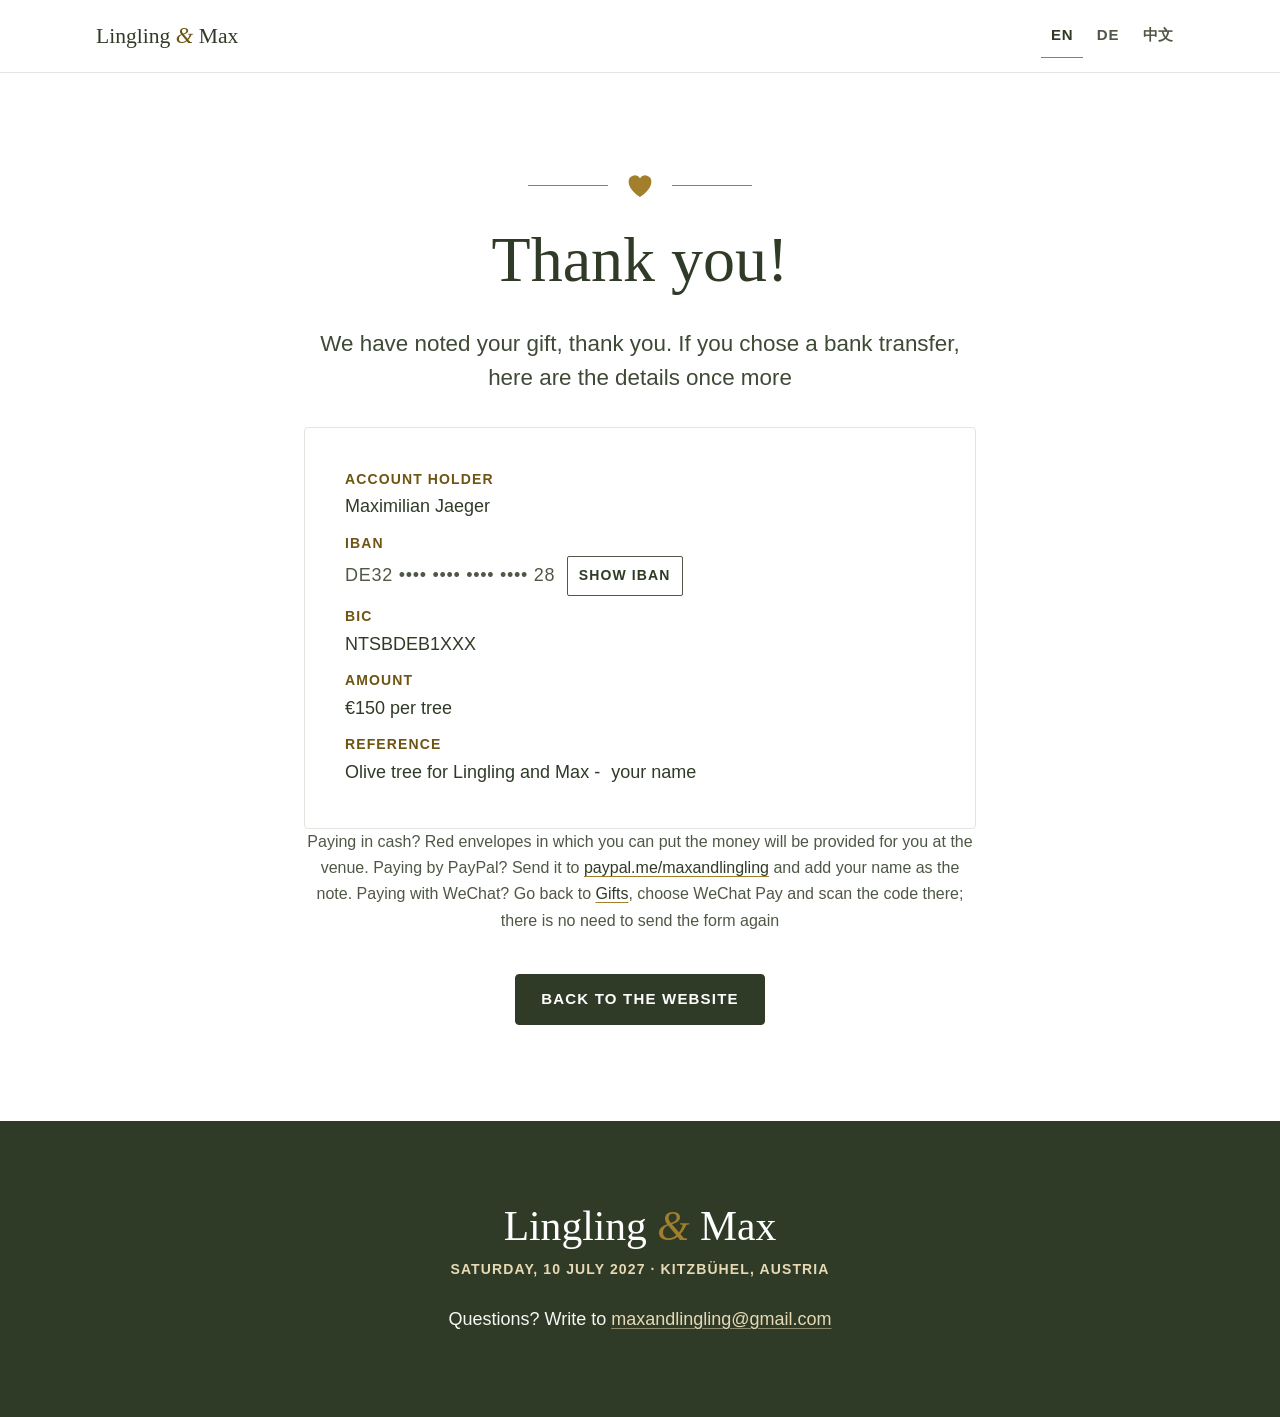
<file: thanks-trees.html>
<!DOCTYPE html>
<html lang="en" class="no-js">
<head>
  <meta charset="utf-8">
  <meta name="viewport" content="width=device-width, initial-scale=1">
  <title>Thank you for your gift — Lingling &amp; Max</title>
  <meta name="description" content="Your gift has been noted by Lingling and Max.">
  <meta name="robots" content="noindex">
  <meta name="color-scheme" content="only light">
  <meta name="theme-color" content="#ffffff">
  <link rel="icon" href="images/favicon.png" type="image/png" sizes="32x32">
  <link rel="icon" href="images/favicon.svg" type="image/svg+xml">
  <link rel="apple-touch-icon" href="images/apple-touch-icon.png">
  <script src="js/head.js"></script>
  <link rel="stylesheet" href="css/styles.css">
</head>
<body>
<header class="site-header">
  <div class="site-header__inner">
    <a class="brand" href="/">Lingling <span class="amp">&amp;</span> Max</a>
    <div class="lang-toggle js-only" role="group" aria-label="Language / Sprache / 语言">
      <button type="button" class="lang-toggle__btn" data-set-lang="en" aria-pressed="true">EN</button>
      <button type="button" class="lang-toggle__btn" data-set-lang="de" aria-pressed="false">DE</button>
      <button type="button" class="lang-toggle__btn" data-set-lang="zh" aria-pressed="false">中文</button>
    </div>
  </div>
</header>

<main class="page" id="main">
  <div class="page__card">
    <div class="ornament ornament--large" aria-hidden="true"><span></span><svg viewBox="0 0 24 24" width="15" height="15"><path d="M12 21s-8.5-5.4-8.5-11.3A4.6 4.6 0 0 1 12 7a4.6 4.6 0 0 1 8.5 2.7C20.5 15.6 12 21 12 21z" fill="currentColor"/></svg><span></span></div>
    <h1><span lang="en">Thank you!</span><span lang="de">Danke!</span><span lang="zh-Hans">谢谢！</span></h1>
    <p class="lead" lang="en">We have noted your gift, thank you. If you chose a bank transfer, here are the details once more</p>
    <p class="lead" lang="de">Wir haben euer Geschenk notiert, danke. Falls ihr per Überweisung zahlt, hier noch einmal die Daten</p>
    <p class="lead" lang="zh-Hans">我们已记下您的心意，谢谢。如果您选择了银行转账，以下再次列出转账信息</p>
    <dl class="bank panel">
      <div class="bank__row"><dt><span lang="en">Account holder</span><span lang="de">Kontoinhaber</span><span lang="zh-Hans">收款人</span></dt><dd>Maximilian Jaeger</dd></div>
      <div class="bank__row"><dt>IBAN</dt><dd class="iban-box"><span class="iban-mask"><span aria-hidden="true">DE32 •••• •••• •••• •••• 28</span><span class="visually-hidden"><span lang="en">hidden</span><span lang="de">verborgen</span><span lang="zh-Hans">已隐藏</span></span></span><span class="iban-full" id="iban-full">DE32 1001 1001 2527 9424 28</span> <button class="copy js-only iban-toggle" type="button" aria-expanded="false" aria-controls="iban-full"><span class="iban-show"><span lang="en">Show IBAN</span><span lang="de">IBAN anzeigen</span><span lang="zh-Hans">显示 IBAN</span></span><span class="iban-hide"><span lang="en">Hide IBAN</span><span lang="de">IBAN verbergen</span><span lang="zh-Hans">隐藏 IBAN</span></span></button></dd></div>
      <div class="bank__row"><dt>BIC</dt><dd>NTSBDEB1XXX</dd></div>
      <div class="bank__row"><dt><span lang="en">Amount</span><span lang="de">Betrag</span><span lang="zh-Hans">金额</span></dt><dd><span lang="en">€150 per tree</span><span lang="de">150 € pro Baum</span><span lang="zh-Hans">每棵 150 欧元</span></dd></div>
      <div class="bank__row"><dt><span lang="en">Reference</span><span lang="de">Verwendungszweck</span><span lang="zh-Hans">转账附言</span></dt><dd data-reference>Olive tree for Lingling and Max - <span lang="en">your name</span><span lang="de">euer Name</span><span lang="zh-Hans">您的名字</span></dd></div>
    </dl>
    <p class="note"><span lang="en">Paying in cash? Red envelopes in which you can put the money will be provided for you at the venue. Paying by PayPal? Send it to <a data-paypal="https://paypal.me/maxandlingling" href="https://paypal.me/maxandlingling" target="_blank" rel="noopener">paypal.me/maxandlingling</a> and add your name as the note. Paying with WeChat? Go back to <a href="/#gifts">Gifts</a>, choose WeChat Pay and scan the code there; there is no need to send the form again</span><span lang="de">Ihr zahlt bar? Rote Umschläge, in die ihr das Geld stecken könnt, liegen vor Ort für euch bereit. Ihr zahlt per PayPal? Sendet den Betrag an <a data-paypal="https://paypal.me/maxandlingling" href="https://paypal.me/maxandlingling" target="_blank" rel="noopener">paypal.me/maxandlingling</a> und gebt euren Namen als Nachricht an. Ihr zahlt mit WeChat? Geht zurück zu <a href="/#gifts">Geschenke</a>, wählt WeChat Pay und scannt dort den Code; das Formular müsst ihr nicht noch einmal senden</span><span lang="zh-Hans">付现金？我们会在婚礼现场为您准备好红包，您可以把现金放进去。用 PayPal？请付款至 <a data-paypal="https://paypal.me/maxandlingling" href="https://paypal.me/maxandlingling" target="_blank" rel="noopener">paypal.me/maxandlingling</a>，并在备注中写上您的名字。用微信支付？请回到<a href="/#gifts">“礼物”</a>部分，选择“微信支付”后扫描收款码，无需再次提交表单</span></p>
    <figure class="bank__qr pay__qr pay__qr--wechat" data-wechat-code hidden>
      <img src="images/wechat-pay-qr.jpg" alt="WeChat Pay QR code of Lingling" data-alt-de="WeChat-Pay-QR-Code von Lingling" data-alt-zh="Lingling 的微信收款码" width="468" height="500" loading="lazy" decoding="async">
      <figcaption><span lang="en">WeChat Pay · Lingling</span><span lang="de">WeChat Pay · Lingling</span><span lang="zh-Hans">微信支付 · Lingling</span></figcaption>
    </figure>
    <a class="btn btn--primary" href="/"><span lang="en">Back to the website</span><span lang="de">Zurück zur Website</span><span lang="zh-Hans">返回网站</span></a>
  </div>
</main>

<footer class="site-footer">
  <div class="container center">
    <p class="site-footer__names">Lingling <span class="amp">&amp;</span> Max</p>
    <p class="site-footer__date"><span lang="en">Saturday, 10 July 2027 · Kitzbühel, Austria</span><span lang="de">Samstag, 10. Juli 2027 · Kitzbühel, Österreich</span><span lang="zh-Hans">2027年7月10日 星期六 · 奥地利基茨比厄尔</span></p>
    <p class="site-footer__contact"><span lang="en">Questions? Write to</span><span lang="de">Fragen? Schreibt an</span><span lang="zh-Hans">有问题？请发邮件至</span> <a href="mailto:maxandlingling@gmail.com">maxandlingling@gmail.com</a></p>
  </div>
</footer>
<script src="js/main.js" defer></script>
</body>
</html>
</file>
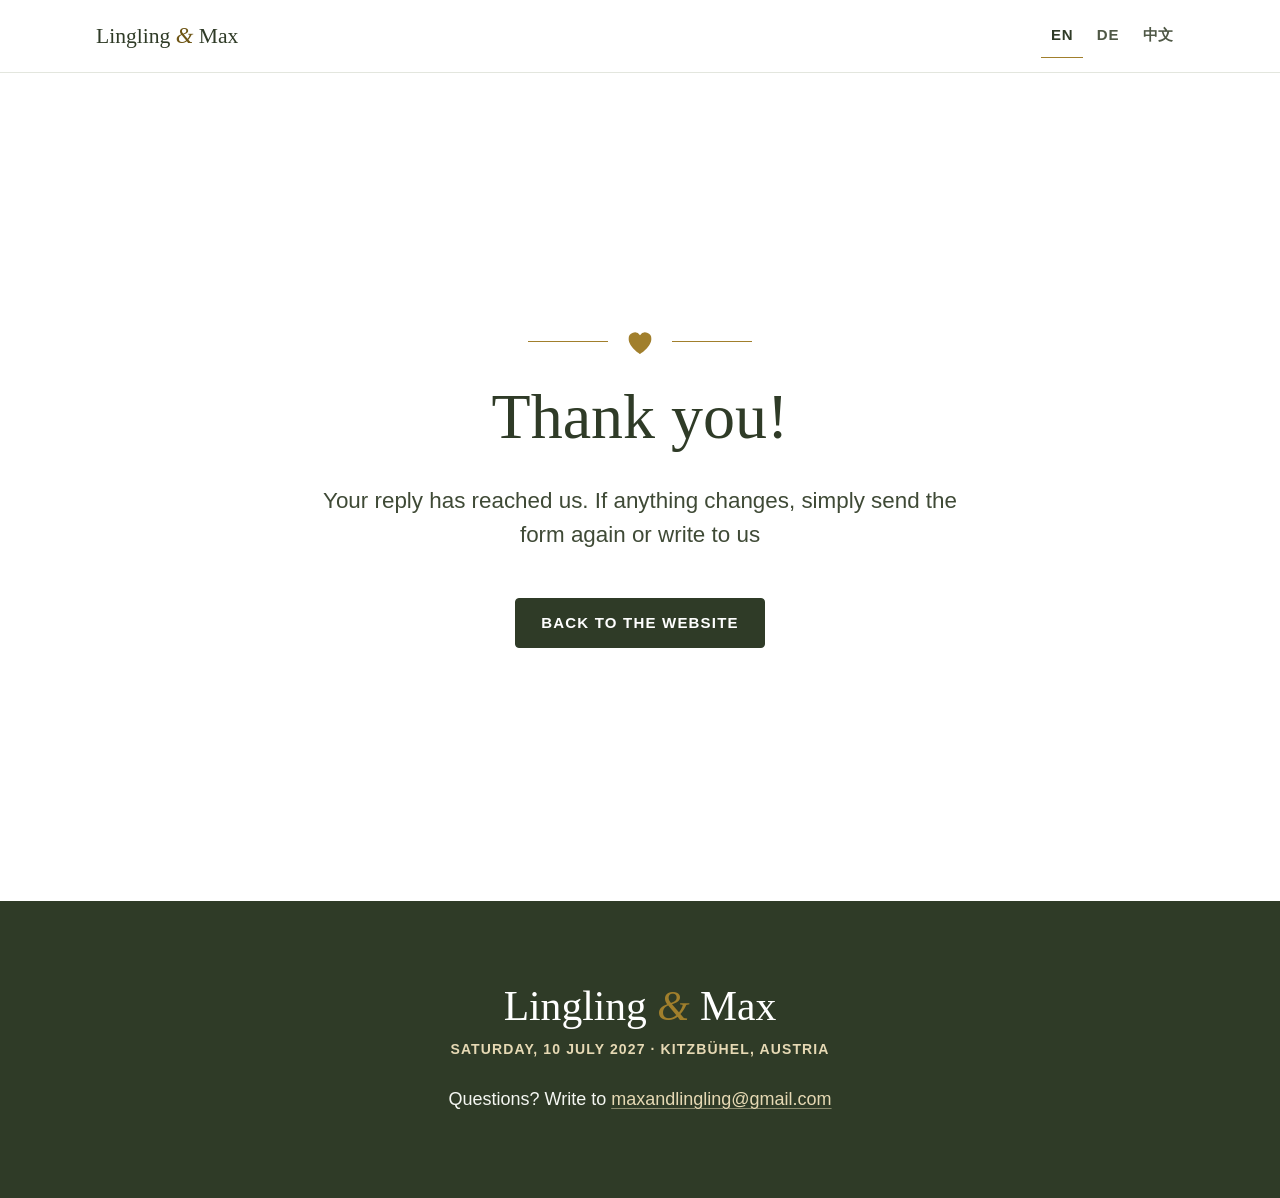
<file: thanks.html>
<!DOCTYPE html>
<html lang="en" class="no-js">
<head>
  <meta charset="utf-8">
  <meta name="viewport" content="width=device-width, initial-scale=1">
  <title>Thank you — Lingling &amp; Max</title>
  <meta name="description" content="Your reply has reached Lingling and Max.">
  <meta name="robots" content="noindex">
  <meta name="color-scheme" content="only light">
  <meta name="theme-color" content="#ffffff">
  <link rel="icon" href="images/favicon.png" type="image/png" sizes="32x32">
  <link rel="icon" href="images/favicon.svg" type="image/svg+xml">
  <link rel="apple-touch-icon" href="images/apple-touch-icon.png">
  <script src="js/head.js"></script>
  <link rel="stylesheet" href="css/styles.css">
</head>
<body>
<header class="site-header">
  <div class="site-header__inner">
    <a class="brand" href="/">Lingling <span class="amp">&amp;</span> Max</a>
    <div class="lang-toggle js-only" role="group" aria-label="Language / Sprache / 语言">
      <button type="button" class="lang-toggle__btn" data-set-lang="en" aria-pressed="true">EN</button>
      <button type="button" class="lang-toggle__btn" data-set-lang="de" aria-pressed="false">DE</button>
      <button type="button" class="lang-toggle__btn" data-set-lang="zh" aria-pressed="false">中文</button>
    </div>
  </div>
</header>

<main class="page" id="main">
  <div class="page__card">
    <div class="ornament ornament--large" aria-hidden="true"><span></span><svg viewBox="0 0 24 24" width="15" height="15"><path d="M12 21s-8.5-5.4-8.5-11.3A4.6 4.6 0 0 1 12 7a4.6 4.6 0 0 1 8.5 2.7C20.5 15.6 12 21 12 21z" fill="currentColor"/></svg><span></span></div>
    <h1><span lang="en">Thank you!</span><span lang="de">Danke!</span><span lang="zh-Hans">谢谢！</span></h1>
    <p class="lead" lang="en">Your reply has reached us. If anything changes, simply send the form again or write to us</p>
    <p class="lead" lang="de">Eure Antwort ist bei uns angekommen. Falls sich etwas ändert, schickt das Formular einfach noch einmal oder schreibt uns</p>
    <p class="lead" lang="zh-Hans">我们已收到您的回复。如有任何变化，再提交一次表单或给我们发邮件即可</p>
    <a class="btn btn--primary" href="/"><span lang="en">Back to the website</span><span lang="de">Zurück zur Website</span><span lang="zh-Hans">返回网站</span></a>
  </div>
</main>

<footer class="site-footer">
  <div class="container center">
    <p class="site-footer__names">Lingling <span class="amp">&amp;</span> Max</p>
    <p class="site-footer__date"><span lang="en">Saturday, 10 July 2027 · Kitzbühel, Austria</span><span lang="de">Samstag, 10. Juli 2027 · Kitzbühel, Österreich</span><span lang="zh-Hans">2027年7月10日 星期六 · 奥地利基茨比厄尔</span></p>
    <p class="site-footer__contact"><span lang="en">Questions? Write to</span><span lang="de">Fragen? Schreibt an</span><span lang="zh-Hans">有问题？请发邮件至</span> <a href="mailto:maxandlingling@gmail.com">maxandlingling@gmail.com</a></p>
  </div>
</footer>
<script src="js/main.js" defer></script>
</body>
</html>
</file>
<file: css/styles.css>
/* =====================================================================
   Lingling & Max — Wedding 2027
   Plain CSS, no build step, system fonts only.
   Design language (from Lingling's invitation, on white paper): white
   and a whisper of green-grey, deep forest green, gold reserved for the
   ampersand, the ornaments and the timeline; hairlines instead of shadows.
   Two typefaces only (15 Nov 2026, the couple's request, McKinsey-style
   clarity): a serif for headings and names, a clean system sans for all
   other text. Everything reads at 100 % zoom, nothing below 14 px.
   Tokens and rules are documented in DESIGN_SYSTEM.md.
   ===================================================================== */

:root {
  /* paper */
  --paper: #ffffff;
  --paper-tint: #f4f6f1;      /* alternating sections: a breath of green-grey, not cream */
  --paper-sage: #e9ecdf;      /* RSVP band and selected choices */
  --paper-rgb: 255 255 255;

  /* ink — contrast on white: green 12.3:1, green-body 9.4:1, green-muted 7.5:1, gold-text 7.1:1 (darkened 15 Nov for older readers) */
  --green: #2f3b27;
  --green-deep: #243020;
  --green-body: #3f4a36;
  --green-muted: #4f5846;
  --gold-text: #6e5514;       /* gold for text */
  --gold: #a17f2c;            /* the ampersand, rules, hearts, timeline: 3.8:1 on white */
  --gold-ink: var(--gold);
  --gold-pale: #e6d9b4;       /* footer links on green */
  --sage: #8a9a6b;            /* icons, illustration */

  /* lines */
  --line: #e3e6de;            /* structural hairline on white */
  --line-strong: #8f978a;     /* input borders, 3.0:1 on white */

  /* type */
  --font-serif: Baskerville, "Palatino Linotype", "Book Antiqua", Palatino, Garamond, Georgia, "Times New Roman", "Songti SC", "Songti TC", "Noto Serif CJK SC", "Source Han Serif SC", SimSun, serif;   /* headings, names */
  --font-sans: -apple-system, BlinkMacSystemFont, "Segoe UI", Roboto, "Helvetica Neue", Helvetica, Arial, "PingFang SC", "Hiragino Sans GB", "Microsoft YaHei", "Noto Sans CJK SC", "Source Han Sans SC", sans-serif;   /* all other text */
  --fs-body: 1.125rem;
  --fs-display: clamp(2.85rem, .6rem + 9vw, 7.75rem);
  --fs-1: clamp(2.1rem, 1.5rem + 2.6vw, 3.2rem);
  --fs-2: clamp(1.9rem, 1.5rem + 1.6vw, 2.6rem);
  --fs-3: clamp(1.55rem, 1.25rem + 1.2vw, 2.1rem);
  --fs-4: 1.3rem;
  --fs-lead: clamp(1.2rem, 1.1rem + .5vw, 1.4rem);
  --label-s: .875rem;  --track-s: .08em;   /* metadata: card meta, dress label, bank dt, timeline place */
  --label-m: .9375rem; --track-m: .08em;   /* navigation, buttons */
  --label-l: .9375rem; --track-l: .14em;   /* eyebrows */

  /* space */
  --s1: .25rem; --s2: .5rem; --s3: .75rem; --s4: 1rem; --s5: 1.5rem; --s6: 2rem; --s7: 3rem; --s8: 4rem;
  --space-section: clamp(4rem, 3rem + 5vw, 7rem);
  --space-head: clamp(2rem, 1.5rem + 2vw, 3.25rem);
  --pad-panel: clamp(1.5rem, 1rem + 2vw, 2.5rem);

  /* layout */
  --container: 72rem;
  --narrow: 48rem;
  --measure: 42rem;
  --radius: 4px;
  --radius-s: 2px;
  --shadow-header: 0 8px 24px -20px rgba(47, 59, 39, .5);
  --focus-ring: 2px solid var(--gold-text);
  --sky-pale: #f3f6f7;
  --sky: #d6e3ec;
  --ease: cubic-bezier(.2, .7, .2, 1);
  --header-h: 5.75rem;        /* two-row header on small screens */
}
@media (min-width: 66em) { :root { --header-h: 4.5rem; } }

/* ---------- Reset & base ---------- */
*, *::before, *::after { box-sizing: border-box; }

html {
  color-scheme: only light;
  -webkit-text-size-adjust: 100%;
  scroll-padding-top: calc(var(--header-h) + .75rem);
}
@media (prefers-reduced-motion: no-preference) { html { scroll-behavior: smooth; } }

body {
  margin: 0;
  background: var(--paper);
  color: var(--green-body);
  font-family: var(--font-sans);
  font-size: var(--fs-body);
  line-height: 1.65;
  overflow-x: hidden;
}

img, svg { display: block; max-width: 100%; }
img { height: auto; }
[hidden] { display: none !important; }

h1, h2, h3, h4 {
  font-family: var(--font-serif);
  font-weight: 400;
  line-height: 1.1;
  margin: 0 0 .5em;
  color: var(--green);
  text-wrap: balance;
}
h2 { font-size: var(--fs-1); }
h3 { font-size: var(--fs-2); }
h4 { font-size: var(--fs-4); }

p { margin: 0 0 1em; }
p:last-child { margin-bottom: 0; }

a { color: var(--green); text-decoration-color: var(--gold); text-decoration-thickness: 1px; text-underline-offset: .18em; }
a:hover { color: var(--gold-text); text-decoration-color: currentColor; }

:focus-visible { outline: 2px solid var(--gold-text); outline-offset: 3px; }
::selection { background: var(--paper-sage); }

.amp { font-family: var(--font-serif); font-style: italic; color: var(--gold-ink); font-weight: 400; } /* the one italic: the ampersand of the names */
.brand .amp, .welcome__sign .amp { color: var(--gold-text); } /* text-size ampersands need 4.5:1 */
.center { text-align: center; }
.visually-hidden { position: absolute; width: 1px; height: 1px; margin: -1px; padding: 0; overflow: hidden; clip: rect(0 0 0 0); white-space: nowrap; border: 0; }

.container { width: 100%; max-width: var(--container); margin-inline: auto; padding-inline: var(--s4); }
.container--narrow { max-width: var(--narrow); }
.container--measure { max-width: var(--measure); }
@media (min-width: 40em) { .container { padding-inline: var(--s6); } }

/* Letter-spaced capitals: the invitation's signature, in three sizes */
.eyebrow {
  font-size: var(--label-l); letter-spacing: var(--track-l); text-transform: uppercase; font-weight: 600;
  color: var(--gold-text); margin: 0 0 var(--s3); padding-left: var(--track-l);
}
/* Dates: big and clear, normal case (the couple's request) */
.eyebrow.eyebrow--date {
  font-family: var(--font-serif); font-weight: 400;   /* the heading font, like the day titles */
  font-size: clamp(1.7rem, 1.35rem + 1.4vw, 2.3rem); letter-spacing: 0; text-transform: none; text-wrap: balance;   /* about 12 % smaller than the titles */
  line-height: 1.2; padding-left: 0; margin-bottom: var(--space-head); /* the same space as between "The Weekend" and the first date */
}
/* "– Saturday 10 July –": the dashes are decoration, so screen readers skip them where supported */
.eyebrow--date::before { content: "– "; content: "– " / ""; }
.eyebrow--date::after { content: " –"; content: " –" / ""; }

.lead {
  font-size: var(--fs-lead);
  line-height: 1.5;
  color: var(--green-body);
  text-wrap: pretty;
}
.lead--quote { color: var(--green-muted); }
.note { color: var(--green-muted); font-size: 1rem; }

.address { color: var(--green-muted); line-height: 1.5; }
.code {
  font-family: var(--font-serif); letter-spacing: .14em; color: var(--green);
  background: var(--paper-sage); border: 1px solid var(--line); border-radius: var(--radius-s);
  padding: .1em .5em; white-space: nowrap;
}

/* Gold rule with a heart: bookends (hero, RSVP, footer) */
.ornament { display: flex; align-items: center; justify-content: center; gap: .8rem; color: var(--gold); margin: 0 0 var(--s5); }
.ornament span { display: block; width: 3.25rem; height: 1px; background: currentColor; }
.ornament svg { flex: none; }
/* The heart above the names and on the thank-you pages: larger, as the couple asked */
.ornament--large { gap: 1rem; }
.ornament--large span { width: 5rem; }
.ornament--large svg { width: 2rem; height: 2rem; }

/* Panels: one base for every card */
.panel { background: var(--paper); border: 1px solid var(--line); border-radius: var(--radius); padding: var(--pad-panel); }

/* ---------- Language switching ----------
   Each text exists three times (en, de, zh-Hans). Inactive copies are hidden; JS sets <html data-lang>.
   `display: revert` restores the browser default for the element (block for <p>, inline for <span>…). */
body [lang="de"], body [lang|="zh"] { display: none; }
html[data-lang="de"] body [lang="en"], html[data-lang="de"] body [lang|="zh"] { display: none; }
html[data-lang="de"] body [lang="de"] { display: revert; }
html[data-lang="zh"] body [lang="en"], html[data-lang="zh"] body [lang="de"] { display: none; }
html[data-lang="zh"] body [lang|="zh"] { display: revert; }
/* Chinese: no synthesised italics, lighter tracking, a 12 px floor */
html[data-lang="zh"] body { font-style: normal; }
html[data-lang="zh"] [lang|="zh"], html[data-lang="zh"] .form__input::placeholder, html[data-lang="zh"] .lead--quote, html[data-lang="zh"] .note { font-style: normal; }
html[data-lang="zh"] { --track-s: .04em; --track-m: .06em; --track-l: .1em; --label-s: .9rem; --label-m: .9375rem; font-synthesis-style: none; }
html[data-lang="zh"] :is(h1, h2, h3, h4) { line-height: 1.25; }
html[data-lang="zh"] .hero__date { letter-spacing: .04em; }

/* ---------- JS availability ---------- */
.no-js .js-only { display: none !important; }

/* ---------- Skip link ---------- */
.skip-link {
  position: absolute; left: var(--s4); top: -4rem; z-index: 100;
  background: var(--green); color: var(--paper); padding: .6rem 1rem; border-radius: var(--radius); text-decoration: none;
  transition: top .2s var(--ease);
}
.skip-link:focus { top: var(--s4); }

/* ---------- Header / nav ---------- */
.site-header {
  position: sticky; top: 0; z-index: 50;
  background: rgb(var(--paper-rgb) / .9);
  -webkit-backdrop-filter: blur(12px);
  backdrop-filter: blur(12px);
  border-bottom: 1px solid var(--line);
  transition: box-shadow .3s var(--ease);
}
.site-header.is-scrolled { box-shadow: var(--shadow-header); }

.site-header__inner {
  max-width: var(--container); margin-inline: auto;
  display: grid; grid-template-columns: 1fr auto auto; align-items: center; column-gap: var(--s3);
  padding: .55rem var(--s4) 0;
}
.brand { font-family: var(--font-serif); font-size: 1.35rem; color: var(--green); text-decoration: none; white-space: nowrap; line-height: 1; }
.brand .amp { font-size: 1.05em; }

.site-header__rsvp { font-size: var(--label-s); letter-spacing: var(--track-s); padding: .55rem .9rem; white-space: nowrap; }
.lang-toggle { flex-shrink: 0; }

.lang-toggle { display: inline-flex; gap: var(--s1); }
.lang-toggle__btn {
  appearance: none; border: 0; background: transparent; font: inherit;
  font-size: var(--label-m); letter-spacing: .06em; font-weight: 600; padding: .55rem .6rem; min-height: 2.5rem;
  color: var(--green-muted); cursor: pointer; border-bottom: 1px solid transparent;
  transition: color .2s var(--ease), border-color .2s var(--ease);
}
.lang-toggle__btn[aria-pressed="true"] { color: var(--green); border-bottom-color: var(--gold); }
.lang-toggle__btn:not([aria-pressed="true"]):hover { color: var(--green); }

.site-nav {
  grid-column: 1 / -1; overflow-x: auto; -webkit-overflow-scrolling: touch; scrollbar-width: none;
  margin-inline: calc(-1 * var(--s4)); padding-inline: var(--s4);
  -webkit-mask-image: linear-gradient(90deg, transparent, #000 1rem, #000 calc(100% - 1.5rem), transparent);
  mask-image: linear-gradient(90deg, transparent, #000 1rem, #000 calc(100% - 1.5rem), transparent);
}
.site-nav::-webkit-scrollbar { display: none; }
.site-nav__list { list-style: none; margin: 0; padding: 0; display: flex; gap: var(--s1); width: max-content; }
.site-nav__list a {
  display: inline-block; padding: .55rem .5rem .65rem;
  font-size: var(--label-m); letter-spacing: var(--track-m); text-transform: uppercase; font-weight: 600;
  color: var(--green); text-decoration: none; border-bottom: 1px solid transparent; white-space: nowrap;
  transition: color .2s var(--ease), border-color .2s var(--ease);
}
.site-nav__list a:hover { color: var(--gold-text); }
.site-nav__list a:focus-visible { outline-offset: -3px; }
.site-nav__list a[aria-current] { color: var(--gold-text); border-bottom-color: var(--gold); }
.site-nav__list a .site-nav__long { display: none; }

@media (min-width: 66em) {
  .site-header__inner { grid-template-columns: auto minmax(0, 1fr) auto auto; padding: 0 var(--s6); min-height: 4.5rem; }
  .brand { grid-column: 1; }
  .site-nav { grid-column: 2; grid-row: 1; justify-self: center; max-width: 100%; min-width: 0; margin: 0; padding: 0 var(--s4); }
  .site-nav__list { gap: .35rem; }
  .site-nav__list a { padding: 1.55rem .65rem; }
  .site-nav__list a .site-nav__long { display: inline; }
  .site-nav__list a .site-nav__short { display: none; }
  .site-header__rsvp { grid-column: 3; }
  .lang-toggle { grid-column: 4; }
}

/* ---------- Hero ----------
   Text on white, the landscape as a band underneath (like the card). */
.hero {
  --band: clamp(16rem, 91vw, 44rem);
  position: relative; isolation: isolate; overflow: hidden; text-align: center;
  display: grid; grid-template-rows: 1fr var(--band);
  min-height: calc(100vh - var(--header-h));
  min-height: calc(100svh - var(--header-h));
  background: linear-gradient(180deg, var(--paper) 0%, var(--sky-pale) 55%, var(--sky) 100%);
}
.hero__art { grid-row: 2; width: 100%; height: var(--band); object-fit: cover; object-position: center 35%; }
.hero::before {
  content: ""; position: absolute; left: 0; right: 0; z-index: 1; pointer-events: none;
  top: calc(100% - var(--band) - 1px); height: clamp(4rem, 12vw, 9rem);
  background: linear-gradient(180deg, var(--sky) 0%, rgba(214, 227, 236, 0) 100%);
}
.hero__olive { position: absolute; z-index: 0; width: clamp(7rem, 11vw, 10rem); opacity: .6; }
.hero__olive--left { left: -1.25rem; top: 1rem; transform: rotate(8deg); }
.hero__olive--right { right: -1.25rem; top: 1rem; transform: scaleX(-1) rotate(8deg); }
@media (max-width: 49.99em) { .hero__olive { display: none; } }

.hero__content {
  grid-row: 1; align-self: center; justify-self: center; max-width: 58rem;
  padding: clamp(2.5rem, 1.5rem + 3vw, 4rem) var(--s4) var(--s6);
}
.ornament--hero { margin-bottom: var(--s5); }
.hero__names { font-size: var(--fs-display); line-height: 1; margin: 0 0 .2em; letter-spacing: -.01em; }
.hero__names .amp { font-size: .92em; margin-inline: .02em; }
.hero__date {
  font-size: clamp(1.35rem, 1.15rem + 1vw, 2rem); font-weight: 600; letter-spacing: .04em; color: var(--gold-text);
  margin: 0 0 var(--s4);
}
.hero__headline { font-family: var(--font-serif); font-size: clamp(1.9rem, 1.45rem + 2vw, 2.9rem); line-height: 1.15; color: var(--green); margin: var(--s6) 0 var(--s7); } /* "We are getting married": larger, with air above and below */

.hero__actions { display: flex; flex-wrap: wrap; justify-content: center; gap: var(--s3); }
.hero__actions .btn { flex: 1 1 11rem; max-width: 18rem; }

@media (prefers-reduced-motion: no-preference) {
  .hero__content > * { animation: rise .9s var(--ease) both; }
  .hero__content > :nth-child(2) { animation-delay: .06s; }
  .hero__content > :nth-child(3) { animation-delay: .12s; }
  .hero__content > :nth-child(4) { animation-delay: .18s; }
  .hero__content > :nth-child(5) { animation-delay: .24s; }
  .hero__content > :nth-child(n+6) { animation-delay: .32s; }
  @keyframes rise { from { opacity: 0; transform: translateY(12px); } to { opacity: 1; transform: none; } }
  .hero.is-settled .hero__content > * { animation: none; }
}

/* ---------- Buttons ---------- */
.btn {
  display: inline-flex; align-items: center; justify-content: center; gap: .55rem;
  padding: .95rem 1.6rem; border-radius: var(--radius);
  font: inherit; font-size: var(--label-m); letter-spacing: var(--track-m); text-transform: uppercase; font-weight: 600; line-height: 1.2;
  text-decoration: none; border: 1px solid transparent; cursor: pointer; min-height: 2.75rem;
  transition: background .2s var(--ease), color .2s var(--ease), border-color .2s var(--ease);
}
.btn--primary { background: var(--green); color: var(--paper); border-color: var(--green); }
.btn--primary:hover { background: var(--green-deep); color: #fff; }
.btn--ghost { background: var(--paper); color: var(--green); border-color: var(--green); }
.btn--ghost:hover { color: var(--gold-text); border-color: var(--gold-text); }
.btn--small { padding: .65rem 1.1rem; font-size: var(--label-s); letter-spacing: var(--track-s); min-height: 2.5rem; }
.btn__icon { flex: none; }
.btn[aria-busy="true"], .btn:disabled { opacity: .6; cursor: progress; }

/* ---------- Sections ---------- */
.section { padding: var(--space-section) 0; background: var(--section-bg, var(--paper)); }
.section--tint { --section-bg: var(--paper-tint); }
.section--sage { --section-bg: var(--paper-sage); }
.section--compact { padding: var(--s7) 0; }
.section__head { margin-bottom: var(--space-head); }
.section__head .lead { max-width: var(--measure); margin-inline: auto; }
.section__head h2 { margin-bottom: var(--s3); }
#schedule-title::after { content: ""; display: block; width: 6rem; height: 1px; margin: var(--s4) auto 0; background: var(--gold); } /* the line under "The Weekend" */
.section__head .lead { margin-top: var(--s3); }

/* ---------- Welcome ---------- */
.welcome__text { max-width: var(--measure); margin-inline: auto; }
.welcome__text .lead { margin-bottom: var(--s3); color: var(--green); } /* the same green as the "Welcome" heading */
.welcome__sign { margin-top: var(--s6); font-family: var(--font-serif); font-size: clamp(2.1rem, 1.7rem + 1.6vw, 2.9rem); line-height: 1.15; color: var(--green); }
.welcome__love { display: block; font-family: var(--font-sans); font-size: var(--fs-lead); line-height: 1.5; color: var(--green); margin-bottom: 1.25rem; } /* same size and colour as the welcome text, with air before the names */

/* ---------- Schedule: all days stacked ---------- */
.day { max-width: var(--narrow); margin-inline: auto; }
.day + .day { margin-top: var(--s7); padding-top: var(--s7); border-top: 1px solid var(--line); }
.day__head { margin-bottom: var(--s6); text-align: center; }
.day__title { font-size: var(--fs-2); margin-bottom: var(--s5); } /* air before the line below the title */
.day__meta { display: flex; flex-wrap: wrap; justify-content: center; gap: .25rem 1rem; color: var(--green-muted); margin-bottom: var(--s3); }
.day__time { color: var(--green); font-variant-numeric: tabular-nums; }
/* Dress code: the same font, size and colour as the event descriptions, no rules around it */
.dress {
  display: inline-flex; flex-wrap: wrap; justify-content: center; align-items: baseline; gap: .1rem .35rem;
  font-size: var(--fs-body); line-height: 1.65; color: var(--green-body); margin: 0; text-wrap: balance;
}
.dress__label::after { content: ":"; }
html[data-lang="zh"] .dress__label::after { content: "："; }
html[data-lang="zh"] .dress { column-gap: 0; }

/* Timeline: a gold line with icon medallions. Phones: the time on its own line above the
   title, so the text gets the full width. From 40em: the times in a column on the left. */
.timeline { list-style: none; margin: 0; padding: 0; position: relative; }
.timeline::before { content: ""; position: absolute; left: 1.1rem; top: 1.2rem; bottom: 1.2rem; width: 1px; background: var(--gold); opacity: .65; }
.timeline__item { display: grid; grid-template-columns: minmax(0, 1fr); row-gap: .15rem; padding: var(--s4) 0 var(--s4) 3.25rem; position: relative; }
.timeline__icon {
  position: absolute; left: 0; top: var(--s4);
  width: 2.2rem; height: 2.2rem; border-radius: 50%; background: var(--paper); border: 1px solid var(--gold);
  display: grid; place-items: center; color: var(--sage);
}
.timeline__icon svg { width: 1.35rem; height: 1.35rem; }
/* one style for every time */
.timeline__time, .timeline__until, .timeline .timeline__time--word {
  font-family: var(--font-sans); font-size: 1.125rem; font-weight: 600; letter-spacing: 0; line-height: 1.5;
  color: var(--green); font-variant-numeric: tabular-nums;
}
.timeline__item > .timeline__time, .timeline__when, .timeline .timeline__time--word { display: block; padding-top: .3rem; }
.timeline__when { white-space: nowrap; }              /* "18:00 – 22:00" stays on one line */
.timeline__until { margin-left: .3em; }
.timeline__body { min-width: 0; }
.timeline__title { font-family: var(--font-sans); font-size: 1.25rem; font-weight: 600; line-height: 1.35; margin-bottom: .15rem; }
.timeline__place { font-size: 1rem; font-weight: 600; color: var(--gold-text); margin-bottom: .3rem; }
.timeline__place a { color: inherit; }
.timeline__body .note { font-size: inherit; } /* the children's note at dinner: same size as the event text */
@media (min-width: 40em) {
  .timeline::before { left: 11rem; }
  .timeline__item { grid-template-columns: 9.25rem minmax(0, 1fr); column-gap: 3.75rem; padding: 1.15rem 0; }
  .timeline__icon { left: calc(11rem - 1.2rem); top: 1.15rem; width: 2.4rem; height: 2.4rem; }
  .timeline__item > .timeline__time, .timeline__when, .timeline .timeline__time--word { text-align: right; }
  .timeline__body { padding-top: .25rem; }
}

/* ---------- Venue & travel ---------- */
.venue { display: grid; gap: var(--s6); max-width: var(--narrow); margin-inline: auto; } /* one column: the venue card above "Getting there" */
.venue__links { display: flex; flex-wrap: wrap; gap: .25rem 1.75rem; margin-top: var(--s4); } /* Google Maps and the hotel website side by side */
.venue__links .btn { padding-inline: 0; } /* text-style buttons, aligned with the card text */
.venue__name { font-size: var(--fs-2); }
.travel__title { margin-bottom: var(--s5); font-size: var(--fs-3); }
.travel__list { margin: 0; display: grid; gap: var(--s5); }
.travel__item dt { display: flex; align-items: center; gap: .6rem; color: var(--green); font-size: 1.125rem; font-weight: 600; margin-bottom: .2rem; }
.travel__icon { color: var(--sage); flex: none; }
.travel__item dd { margin: 0; color: var(--green-body); padding-left: calc(22px + .6rem); }

/* ---------- Cards (hotels) ---------- */
.cards { list-style: none; margin: 0; padding: 0; display: grid; gap: var(--s5); }
.card { display: flex; flex-direction: column; gap: var(--s2); }
.card > p { margin: 0; }
.card__meta { font-size: var(--label-s); letter-spacing: var(--track-s); text-transform: uppercase; font-weight: 600; color: var(--gold-text); }
.card__title { margin-bottom: .1rem; font-size: var(--fs-3); }
.card > .card__links { display: flex; flex-wrap: wrap; gap: .25rem 1.1rem; margin-top: auto; padding-top: var(--s3); border-top: 1px solid var(--line); }
.card__links a { padding-block: .25rem; }
@media (min-width: 50em) {
  .cards { grid-template-columns: repeat(3, minmax(0, 1fr)); }
  .cards--2 { grid-template-columns: repeat(2, minmax(0, 1fr)); max-width: 54rem; margin-inline: auto; }
  .cards--1 { grid-template-columns: 1fr; max-width: 30rem; margin-inline: auto; }
}

/* ---------- Where to stay ---------- */
.stay { display: grid; gap: var(--s5); max-width: var(--narrow); margin-inline: auto; }
.stay__title { font-size: var(--fs-3); margin-bottom: var(--s3); }
.stay__code {
  color: var(--green); letter-spacing: .06em; background: var(--paper-sage); border: 1px solid var(--line);
  border-radius: var(--radius-s); padding: .1em .45em; -webkit-box-decoration-break: clone; box-decoration-break: clone;
}
.stay__list { margin: var(--s4) 0 0; display: grid; gap: .7rem; }
.stay__row { display: grid; gap: .1rem; }
.stay__row dt { font-size: var(--label-s); letter-spacing: var(--track-s); text-transform: uppercase; font-weight: 600; color: var(--gold-text); }
.stay__row dd { margin: 0; color: var(--green); overflow-wrap: anywhere; }
.stay__book .note, .stay__book .btn { margin-top: var(--s4); }
.stay__price { display: flex; flex-wrap: wrap; align-items: baseline; gap: .35rem .6rem; margin-bottom: var(--s3); }
.stay__amount { font-size: var(--fs-2); line-height: 1; color: var(--green); font-weight: 600; font-variant-numeric: tabular-nums; }
.stay__per { color: var(--green-muted); }
.stay__included { list-style: none; margin: 0 0 var(--s3); padding: 0; display: grid; gap: .3rem; }
.stay__included li { position: relative; padding-left: 1.4rem; }
.stay__included li::before { content: ""; position: absolute; left: 0; top: .8em; width: .7rem; height: 1px; background: var(--gold); }
.stay__capacity { color: var(--green-body); font-size: inherit; } /* same as the "included" list */
.stay__subtitle { margin: var(--s6) 0 0; }
.stay__policy { gap: 1.25rem; }
.stay__policy .stay__row { gap: .2rem; }
.stay__policy dd { color: var(--green-body); }
@media (min-width: 50em) {
  .stay { max-width: none; grid-template-columns: minmax(0, 5fr) minmax(0, 7fr); gap: clamp(2rem, 2rem + 2vw, 4rem); align-items: start; }
}

/* ---------- Gifts: olive trees ---------- */
/* The photo of the tree with the plaque sits above the text as a framed band */
.olive { display: grid; gap: var(--s6); max-width: 60rem; margin-inline: auto; }
.olive__art img { width: 100%; aspect-ratio: 3 / 2; object-fit: cover; object-position: 50% 46%; border: 1px solid var(--line); border-radius: var(--radius); padding: 4px; background: var(--paper); }
.olive__body { width: 100%; max-width: var(--narrow); margin-inline: auto; }
.olive__title { margin-bottom: var(--s3); font-size: var(--fs-3); }
@media (min-width: 50em) {
  .olive__art img { aspect-ratio: 2 / 1; }
}

.olive-form { margin-top: var(--s5); padding-top: var(--s5); border-top: 1px solid var(--line); display: grid; gap: var(--s5); }
.olive-form__pick { display: flex; flex-wrap: wrap; align-items: flex-end; gap: var(--s4) var(--s6); }
.stepper { display: inline-flex; align-items: stretch; border: 1px solid var(--line-strong); border-radius: var(--radius-s); background: var(--paper); }
.stepper__btn { appearance: none; border: 0; background: transparent; width: 2.75rem; min-height: 2.75rem; font: inherit; font-size: 1.35rem; line-height: 1; color: var(--green); cursor: pointer; }
.stepper__btn:hover { color: var(--gold-text); background: var(--paper-sage); }
.stepper__btn:focus-visible { outline-offset: -3px; }
.stepper__select:focus-visible { outline: var(--focus-ring); outline-offset: -2px; }
.stepper__select { border: 0; border-radius: 0; background: var(--paper); text-align: center; width: 4.5rem; max-width: none; padding-inline: .5rem; }
.js .stepper__select { border-inline: 1px solid var(--line-strong); }
.olive-form__total { margin: 0; padding-bottom: .25rem; }
.olive-form__total-label { font-size: var(--label-s); letter-spacing: var(--track-s); text-transform: uppercase; font-weight: 600; color: var(--gold-text); }
.olive-form__total strong { font-size: 1.7rem; line-height: 1; color: var(--green); font-weight: 600; margin-inline: .3rem; font-variant-numeric: tabular-nums; }
.olive-form__per { color: var(--green-muted); font-size: 1rem; }

.pay { background: var(--paper-tint); border: 1px solid var(--line); border-radius: var(--radius); padding: var(--s4) 1.2rem; container-type: inline-size; }
.pay__grid { display: grid; gap: var(--s5); justify-items: start; }
@container (min-width: 30rem) { .pay__grid { grid-template-columns: minmax(0, 1fr) auto; align-items: start; } }
.bank { margin: 0; display: grid; gap: .6rem; }
.bank__row { display: grid; gap: .1rem; }
.bank__row dt { font-size: var(--label-s); letter-spacing: var(--track-s); text-transform: uppercase; font-weight: 600; color: var(--gold-text); }
.bank__row dd { margin: 0; display: flex; flex-wrap: wrap; align-items: center; gap: .35rem .7rem; color: var(--green); font-variant-numeric: tabular-nums; overflow-wrap: anywhere; }
.copy {
  appearance: none; font: inherit; font-size: var(--label-s); letter-spacing: var(--track-s); text-transform: uppercase; font-weight: 600;
  padding: .45rem .7rem; min-height: 2.25rem; border: 1px solid var(--green-muted); border-radius: var(--radius-s); background: var(--paper); color: var(--green); cursor: pointer;
}
.copy:hover { border-color: var(--gold-text); color: var(--gold-text); }
/* IBAN: masked behind "Show IBAN" when JavaScript runs (head.js sets .js before paint, so it never flashes);
   without JavaScript the IBAN simply shows. The SEPA QR code holds the IBAN too, so it waits as well. */
.iban-mask, .iban-hide { display: none; }
.js .iban-box:not(.is-open) .iban-mask { display: inline; }
.js .iban-box:not(.is-open) .iban-full, .js .iban-box:not(.is-open) .iban-extra { display: none; }
.iban-box.is-open .iban-show { display: none; }
.iban-box.is-open .iban-hide { display: inline; }
.iban-mask { letter-spacing: .04em; color: var(--green-muted); }
.js .pay--transfer:not(.iban-open) .bank__qr:not(.pay__qr) { display: none; }
.bank__qr { margin: 0; display: grid; justify-items: center; gap: .5rem; text-align: center; max-width: 12.5rem; }
.bank__qr canvas { image-rendering: pixelated; border: 6px solid var(--paper); outline: 1px solid var(--line); }
.bank__qr figcaption { font-size: .95rem; color: var(--green-muted); }
/* The transfer QR code is for scanning from a computer screen; the PayPal code shows everywhere */
@media (max-width: 49.99em) { .bank__qr:not(.pay__qr) { display: none; } }
.pay__hint { color: var(--green-muted); font-size: 1rem; margin: 0; }
.pay__picture { width: 100%; max-width: 30rem; margin-top: var(--s4); border: 1px solid var(--line); border-radius: var(--radius); background: var(--paper); } /* the red envelope box */
.pay--paypal .btn { margin-bottom: var(--s3); }
@supports selector(:has(a)) {
  .pay { display: none; }
  .olive-form:has(#pay-transfer:checked) .pay--transfer,
  .olive-form:has(#pay-paypal:checked) .pay--paypal,
  .olive-form:has(#pay-wechat:checked) .pay--wechat,
  .olive-form:has(#pay-cash:checked) .pay--cash { display: block; }
  .form:has(#rsvp-no:checked) .form__row--attending { display: none; }
}

/* ---------- Forms ---------- */
.form { display: grid; gap: var(--s5); }
.form__honeypot { position: absolute; left: -10000px; width: 1px; height: 1px; overflow: hidden; }
.form__row { display: grid; gap: .4rem; }
.form__fieldset { border: 0; margin: 0; padding: 0; min-width: 0; }
.form__pair { display: flex; flex-wrap: wrap; gap: var(--s4) var(--s6); } /* adults and children side by side */
.form__pair .form__input { width: 8rem; }
.form__label { font-size: 1.0625rem; font-weight: 500; color: var(--green); }
.form__optional { color: var(--green-muted); font-size: .95rem; font-weight: 400; }
.form__intro { color: var(--green-muted); font-size: 1rem; margin: 0; }
.form__input {
  font: inherit; width: 100%; padding: .75rem .9rem;
  border: 1px solid var(--line-strong); border-radius: var(--radius-s); background: var(--paper); color: var(--green);
  transition: border-color .2s var(--ease);
}
.form__input:focus-visible { outline: var(--focus-ring); outline-offset: 0; border-color: var(--gold-text); }
.form__input:user-invalid { border-color: var(--gold-text); box-shadow: inset 0 0 0 1px var(--gold-text); }
.form__input::placeholder { color: var(--green-muted); }
textarea.form__input { resize: vertical; min-height: 3.5rem; }
select.form__input { max-width: 8rem; }

.form__choices { display: flex; flex-wrap: wrap; gap: .6rem; }
.choice {
  display: inline-flex; align-items: center; gap: .6rem; padding: .7rem 1.1rem .7rem .85rem; min-height: 2.75rem;
  border: 1px solid var(--line-strong); border-radius: var(--radius-s); background: var(--paper); color: var(--green); cursor: pointer;
  transition: border-color .2s var(--ease), background .2s var(--ease);
}
.choice:hover { border-color: var(--green); }
.choice:has(input:checked) { border-color: var(--green); background: var(--paper-sage); box-shadow: inset 0 0 0 1px var(--green); }
.choice input { accent-color: var(--green); margin: 0; width: 1.1rem; height: 1.1rem; }
.choice input:focus-visible { outline: none; }
.choice:has(input:focus-visible) { outline: 2px solid var(--gold-text); outline-offset: 2px; }

.pay__alt { margin-top: var(--s3); display: flex; flex-wrap: wrap; align-items: center; gap: .35rem .6rem; }
.pay__email { color: var(--green); overflow-wrap: anywhere; }
.pay__main { min-width: 0; }
.pay__qr img { width: 11rem; height: auto; aspect-ratio: 1; background: #fff; border: 6px solid var(--paper); outline: 1px solid var(--line); }
.pay__qr--wechat img { width: 12rem; aspect-ratio: 468 / 500; }
.page__card .pay__qr { margin: var(--s5) auto 0; } /* the WeChat code on the gift thank-you page */

.form__actions { display: grid; gap: var(--s3); justify-items: start; margin-top: var(--s1); }
.form__hint { font-size: 1rem; color: var(--green-muted); }

/* ---------- Footer ---------- */
.site-footer { background: var(--green); color: var(--paper-tint); padding: clamp(3rem, 2rem + 4vw, 5.5rem) 0; -webkit-font-smoothing: antialiased; }
.site-footer a { color: var(--gold-pale); text-decoration-color: rgba(230, 217, 180, .5); }
.site-footer a:hover { color: #fff; }
.site-footer :focus-visible { outline-color: var(--gold-pale); }
.site-footer .ornament { color: var(--gold); }
.site-footer__names { font-family: var(--font-serif); font-size: var(--fs-2); color: var(--paper); margin-bottom: var(--s2); line-height: 1.1; }
.site-footer__date { font-size: var(--label-s); letter-spacing: var(--track-s); text-transform: uppercase; font-weight: 600; color: var(--gold-pale); margin-bottom: var(--s5); }
.site-footer__contact { margin-bottom: var(--s5); }
.site-footer__small { font-size: .95rem; color: rgba(246, 247, 243, .7); max-width: var(--measure); margin-inline: auto; }

/* ---------- Simple pages (thanks) ---------- */
.page { min-height: calc(100vh - var(--header-h)); min-height: calc(100svh - var(--header-h)); display: grid; place-items: center; padding: clamp(3rem, 2rem + 5vw, 6rem) var(--s4); }
.page__card { max-width: var(--measure); text-align: center; }
.page__card h1 { font-size: clamp(2.4rem, 1.6rem + 3.5vw, 4rem); }
.page__card .btn { margin-top: var(--s5); }
.page__card .panel { text-align: left; margin-top: var(--s6); }

/* ---------- Motion ---------- */
@media (prefers-reduced-motion: reduce) {
  *, *::before, *::after {
    animation-duration: .001ms !important; animation-iteration-count: 1 !important;
    transition-duration: .001ms !important; scroll-behavior: auto !important;
  }
}

/* ---------- Print ---------- */
@media print {
  .site-header, .hero__art, .hero::before, .hero__olive, .lang-toggle { display: none !important; }
  .day { display: block !important; }
  .section { padding: 1.5rem 0; }
}

/* ---------- Small screens: compact header (kept last so it wins the cascade) ---------- */
@media (max-width: 39.99em) {
  .brand { font-size: 1.15rem; }
  .site-header__rsvp { padding: .5rem .6rem; min-height: 2.25rem; letter-spacing: .04em; }
  .lang-toggle { gap: 0; }
  .lang-toggle__btn { padding: .5rem .4rem; letter-spacing: .02em; white-space: nowrap; }
  .site-nav__list { gap: 0; }
  .site-nav__list a { padding: .5rem .45rem .6rem; letter-spacing: .04em; }
  .site-nav__list li:first-child { display: none; } /* Welcome sits right under the hero on phones */
}
@media (pointer: coarse) {
  .lang-toggle__btn, .copy, .site-header__rsvp, .stepper__btn { min-height: 2.75rem; }
  .lang-toggle__btn { padding-inline: .6rem; }
}
/* Narrow phones (under 400 px): the header row must fit, otherwise the phone zooms the whole page out.
   Kept after the coarse-pointer block so its tighter padding wins. */
@media (max-width: 24.99em) {
  .site-header__inner { column-gap: .4rem; padding-inline: .75rem; }
  .site-nav { margin-inline: -.75rem; padding-inline: .75rem; }
  .brand { font-size: 1.05rem; }
  .site-header__rsvp { padding-inline: .5rem; }
  .lang-toggle__btn { padding-inline: .35rem; }
}
</file>
